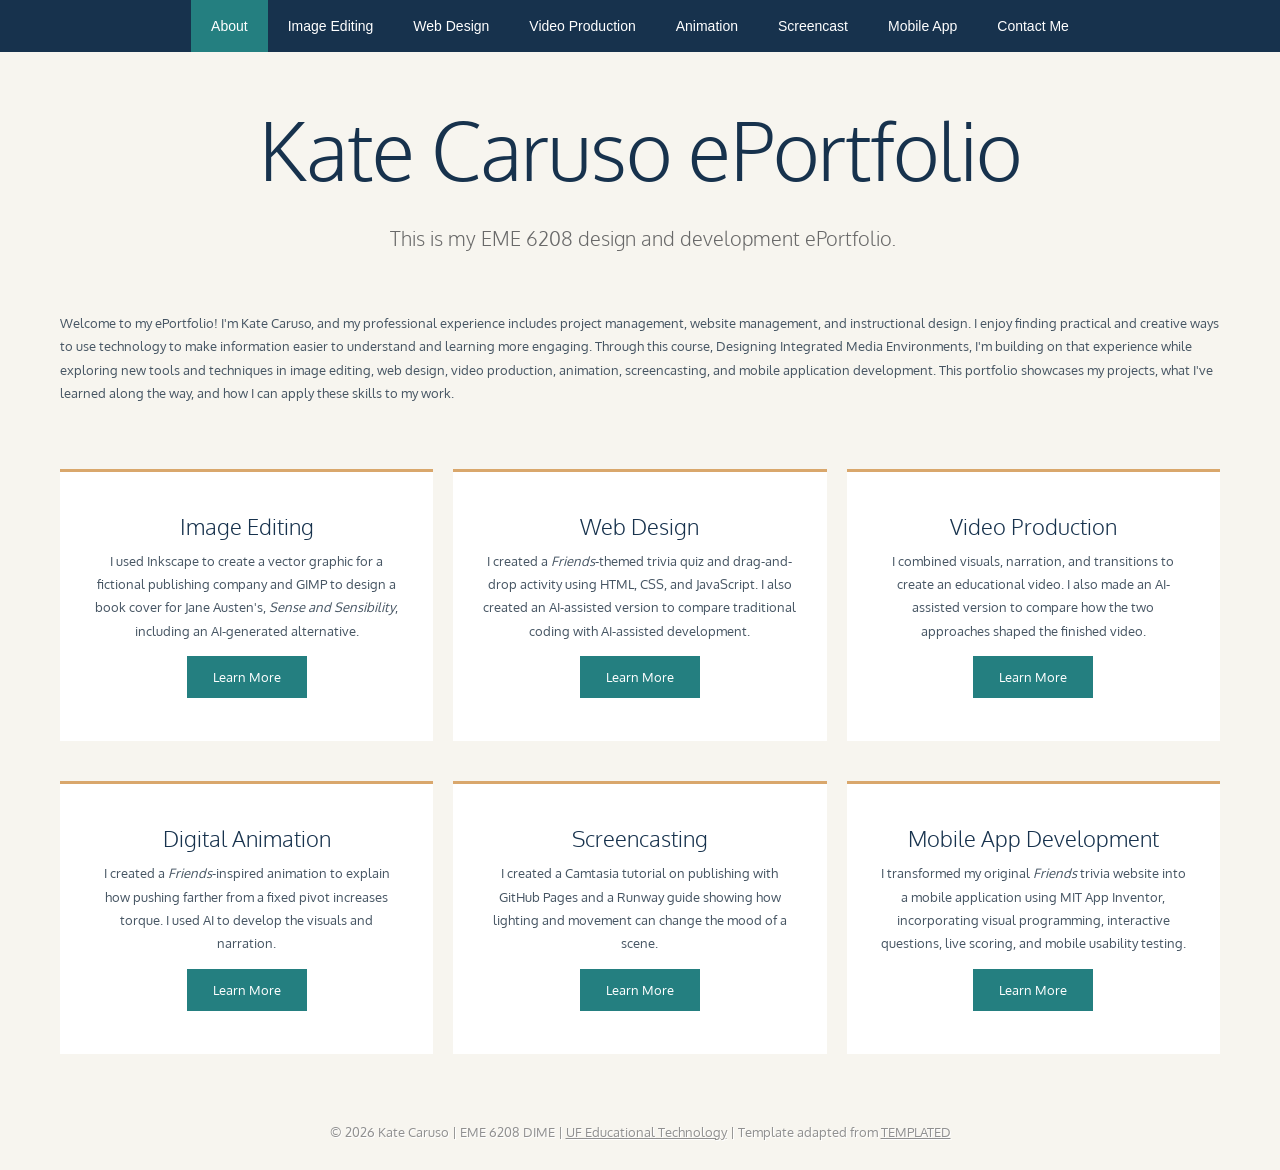
<file: index.html>
<!DOCTYPE html>
<html lang="en">
<head>
    <meta charset="utf-8" />
    <meta name="viewport" content="width=device-width, initial-scale=1" />
    <title>Kate Caruso's ePortfolio</title>
    <link href="https://fonts.googleapis.com/css?family=Oxygen:400,700,300" rel="stylesheet" />
    <link href="style.css" rel="stylesheet" media="screen" />

    <style>
        .home-page .container {
            box-sizing: border-box;
            max-width: 100%;
        }

        .home-page #menu-wrapper,
        .home-page #menu {
            height: auto;
        }

        .home-page #menu ul {
            display: flex;
            flex-wrap: wrap;
            justify-content: center;
        }

        .home-page #menu a {
            padding: 0 20px;
        }

        .home-page #logo {
            height: auto;
            padding: 1rem;
        }

        .home-page #logo p {
            margin-top: 0;
        }

        .home-page .project-row {
            display: grid;
            grid-template-columns: repeat(3, minmax(0, 1fr));
            gap: 20px;
            padding: 10px 20px 30px;
        }

        .home-page .box-style {
            height: auto;
            min-height: 260px;
            display: flex;
        }

        .home-page .box-style .content {
            box-sizing: border-box;
            width: 100%;
            padding: 30px;
            display: flex;
            flex-direction: column;
            align-items: center;
        }

        .home-page .box-style .button {
            margin-top: auto;
        }

        .home-page #footer {
            height: auto;
            padding: 30px 15px;
        }

        @media (max-width: 800px) {
            .home-page .project-row {
                grid-template-columns: 1fr;
            }
        }
    </style>
</head>

<body class="home-page">

<div id="wrapper">

    <div id="menu-wrapper">
        <nav id="menu" class="container" aria-label="Portfolio">
            <ul>
                <li class="current_page_item">
                    <a href="index.html" aria-current="page">About</a>
                </li>
                <li><a href="image.html">Image Editing</a></li>
                <li><a href="web.html">Web Design</a></li>
                <li><a href="video.html">Video Production</a></li>
                <li><a href="animation.html">Animation</a></li>
                <li><a href="screencast.html">Screencast</a></li>
                <li><a href="mobile-app/">Mobile App</a></li>
                <li><a href="contact.html">Contact Me</a></li>
            </ul>
        </nav>
    </div>

    <div id="logo" class="container">
        <h1>Kate Caruso ePortfolio</h1>
        <p>This is my EME 6208 design and development ePortfolio.</p>
    </div>

    <main>

        <div id="page" class="container">
            <div class="entry">
                <p>Welcome to my ePortfolio! I'm Kate Caruso, and my professional experience includes project management, website management, and instructional design. I enjoy finding practical and creative ways to use technology to make information easier to understand and learning more engaging. Through this course, Designing Integrated Media Environments, I'm building on that experience while exploring new tools and techniques in image editing, web design, video production, animation, screencasting, and mobile application development. This portfolio showcases my projects, what I've learned along the way, and how I can apply these skills to my work.</p>
            </div>
        </div>

        <div class="project-row container">

            <div class="box-style">
                <div class="content">
                    <h2>Image Editing</h2>
                    <p>I used Inkscape to create a vector graphic for a fictional publishing company and GIMP to design a book cover for Jane Austen's, <i>Sense and Sensibility</i>, including an AI-generated alternative.</p>
                    <a href="image.html" class="button">Learn More</a>
                </div>
            </div>

            <div class="box-style">
                <div class="content">
                    <h2>Web Design</h2>
                    <p>I created a <i>Friends</i>-themed trivia quiz and drag-and-drop activity using HTML, CSS, and JavaScript. I also created an AI-assisted version to compare traditional coding with AI-assisted development.</p>
                    <a href="web.html" class="button">Learn More</a>
                </div>
            </div>

            <div class="box-style">
                <div class="content">
                    <h2>Video Production</h2>
                    <p>I combined visuals, narration, and transitions to create an educational video. I also made an AI-assisted version to compare how the two approaches shaped the finished video.</p>
                    <a href="video.html" class="button">Learn More</a>
                </div>
            </div>

        </div>

        <div class="project-row container">

            <div class="box-style">
                <div class="content">
                    <h2>Digital Animation</h2>
                    <p>I created a <i>Friends</i>-inspired animation to explain how pushing farther from a fixed pivot increases torque. I used AI to develop the visuals and narration.</p>
                    <a href="animation.html" class="button">Learn More</a>
                </div>
            </div>

            <div class="box-style">
                <div class="content">
                    <h2>Screencasting</h2>
                    <p>I created a Camtasia tutorial on publishing with GitHub Pages and a Runway guide showing how lighting and movement can change the mood of a scene.</p>
                    <a href="screencast.html" class="button">Learn More</a>
                </div>
            </div>

            <div class="box-style">
                <div class="content">
                    <h2>Mobile App Development</h2>
                    <p>I transformed my original <i>Friends</i> trivia website into a mobile application using MIT App Inventor, incorporating visual programming, interactive questions, live scoring, and mobile usability testing.</p>
                    <a href="mobile-app/" class="button">Learn More</a>
                </div>
            </div>

        </div>

    </main>

</div>

<div id="footer">
    <p>© 2026 Kate Caruso | EME 6208 DIME | <a href="https://education.ufl.edu/educational-technology/">UF Educational Technology</a> | Template adapted from <a href="https://templated.co">TEMPLATED</a></p>
</div>

</body>
</html>
</file>
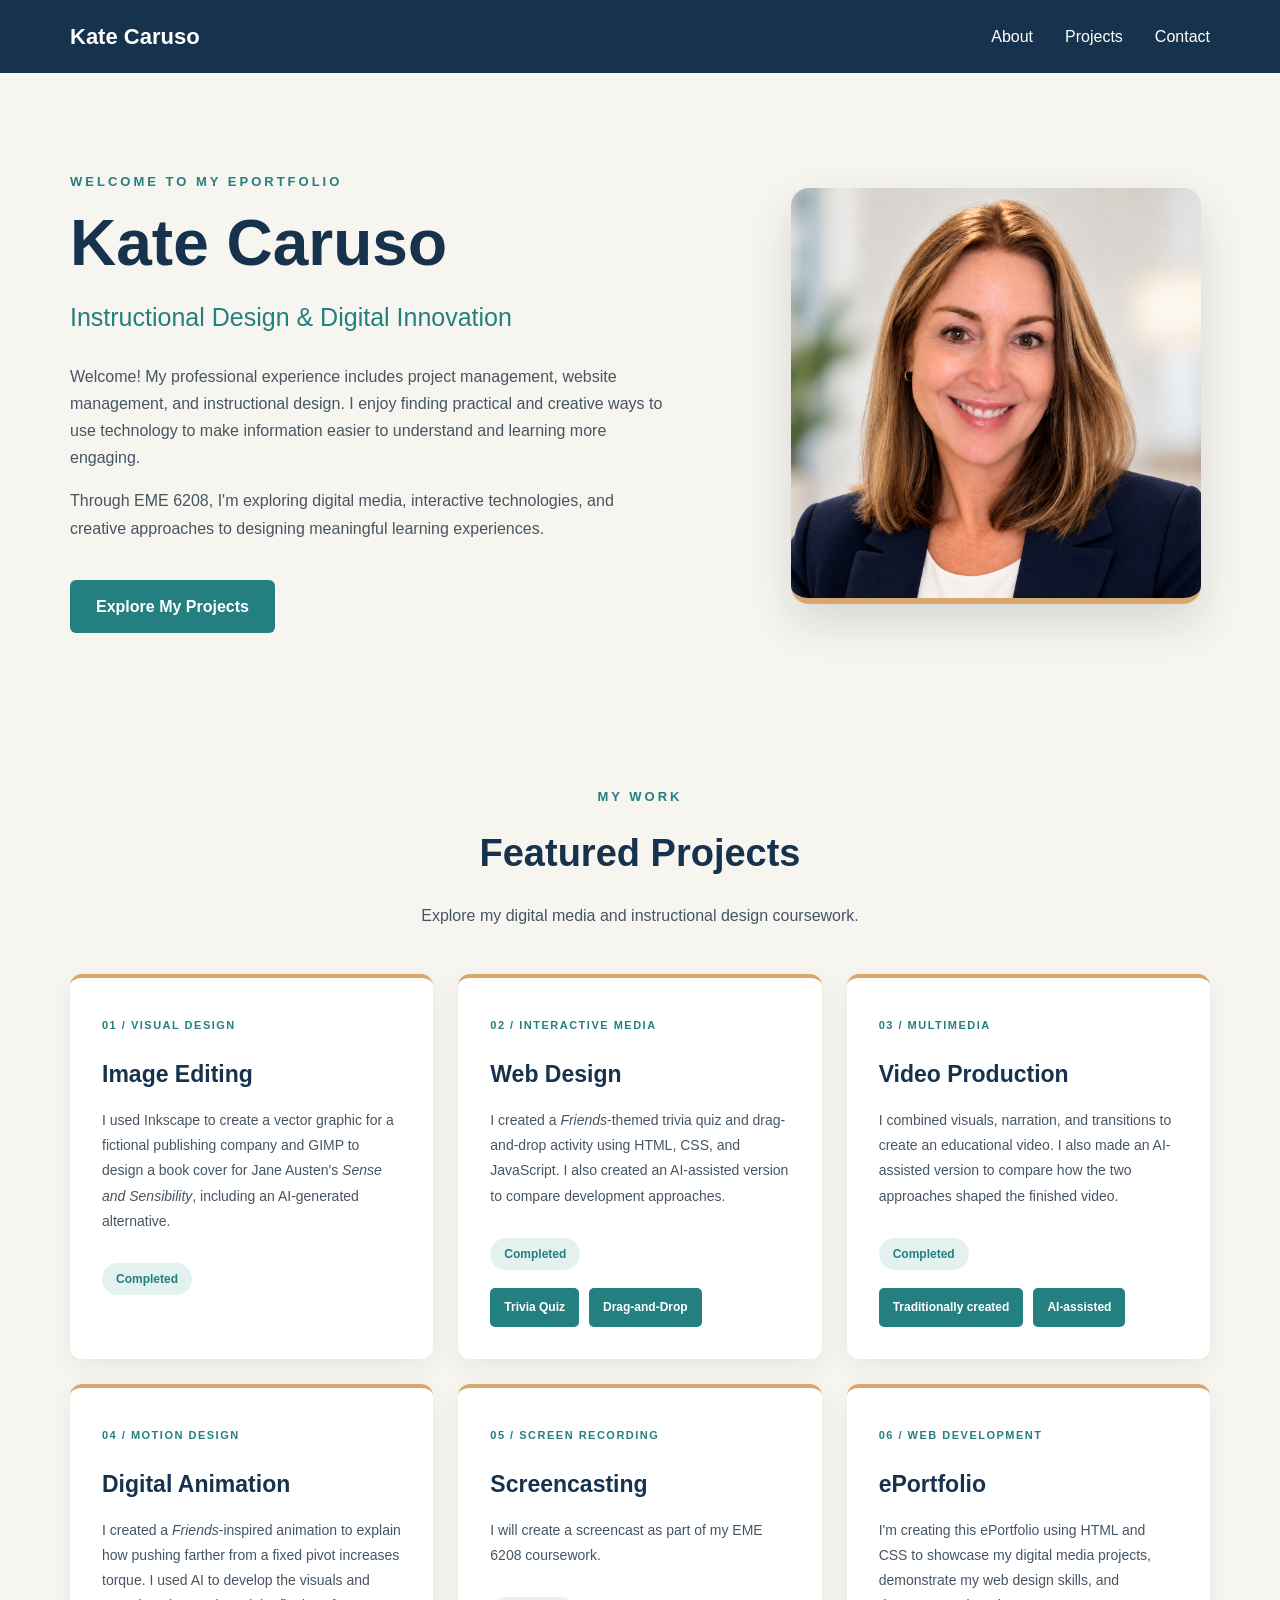
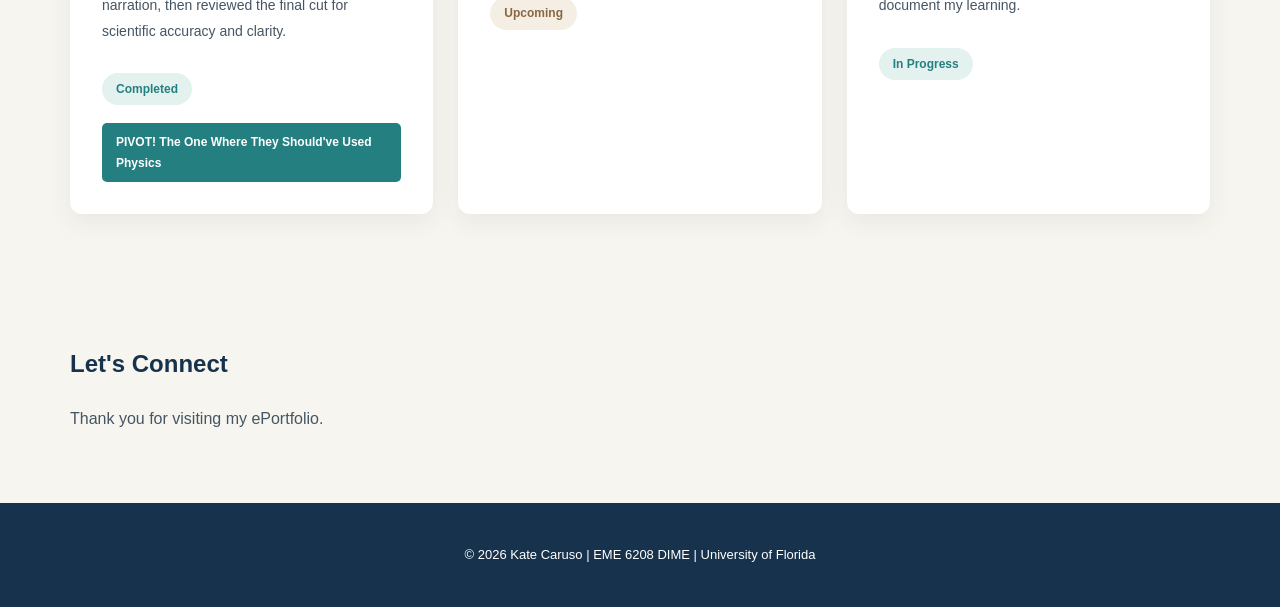
<file: ai-portfolio/index.html>
<!DOCTYPE html>
<html lang="en">
<head>
    <meta charset="UTF-8">
    <meta name="viewport" content="width=device-width, initial-scale=1.0">
    <title>Kate Caruso | Instructional Design & Digital Innovation</title>
    <link rel="stylesheet" href="style.css">
</head>
<body>

    <header class="site-header">
        <nav class="navigation">
            <a class="site-name" href="index.html">Kate Caruso</a>

            <div class="nav-links">
                <a href="#about">About</a>
                <a href="#projects">Projects</a>
                <a href="#contact">Contact</a>
            </div>
        </nav>
    </header>

    <main>
        <section class="hero" id="about">
            <div class="hero-text">
                <p class="eyebrow">WELCOME TO MY EPORTFOLIO</p>

                <h1>Kate Caruso</h1>

                <h2>Instructional Design &amp; Digital Innovation</h2>

                <p>
                    Welcome! My professional experience includes project
                    management, website management, and instructional design.
                    I enjoy finding practical and creative ways to use
                    technology to make information easier to understand
                    and learning more engaging.
                </p>

                <p>
                    Through EME 6208, I'm exploring digital media,
                    interactive technologies, and creative approaches
                    to designing meaningful learning experiences.
                </p>

                <a class="primary-button" href="#projects">
                    Explore My Projects
                </a>
            </div>

            <div class="hero-photo">
                <img src="kate-headshot.png"
                     alt="Professional portrait of Kate Caruso">
            </div>
        </section>

        
<section class="projects" id="projects">
    <div class="section-heading">
        <p class="eyebrow">MY WORK</p>
        <h2>Featured Projects</h2>
        <p>Explore my digital media and instructional design coursework.</p>
    </div>

    <div class="project-grid">

        <article class="project-card">
            <span class="project-number">01 / VISUAL DESIGN</span>
            <h3>Image Editing</h3>
            <p>
                I used Inkscape to create a vector graphic for a
                fictional publishing company and GIMP to design
                a book cover for Jane Austen's
                <em>Sense and Sensibility</em>, including an
                AI-generated alternative.
            </p>
            <span class="project-status">Completed</span>
        </article>

        <article class="project-card">
            <span class="project-number">02 / INTERACTIVE MEDIA</span>
            <h3>Web Design</h3>
            <p>
                I created a <em>Friends</em>-themed trivia quiz
                and drag-and-drop activity using HTML, CSS,
                and JavaScript. I also created an AI-assisted
                version to compare development approaches.
            </p>
           
	<span class="project-status">Completed</span>

<div class="project-links">
	<a href="https://katecaruso.github.io/friends-quiz/" class="project-link">Trivia Quiz</a>    
	<a href="https://katecaruso.github.io/friends-drag-drop/" class="project-link">Drag-and-Drop</a>
</div>
        </article>

        <article class="project-card">
            <span class="project-number">03 / MULTIMEDIA</span>
            <h3>Video Production</h3>
            <p>I combined visuals, narration, and transitions to create an educational video. I also made an AI-assisted version to compare how the two approaches shaped the finished video.</p>
            <span class="project-status">Completed</span>
            <div class="project-links">
                <a href="https://youtu.be/IUUD2zqemuE" class="project-link">Traditionally created</a>
                <a href="https://youtu.be/XCssJnGCSkc" class="project-link">AI-assisted</a>
            </div>
        </article>

        <article class="project-card">
            <span class="project-number">04 / MOTION DESIGN</span>
            <h3>Digital Animation</h3>
            <p>I created a <em>Friends</em>-inspired animation to explain how pushing farther from a fixed pivot increases torque. I used AI to develop the visuals and narration, then reviewed the final cut for scientific accuracy and clarity.</p>
            <span class="project-status">Completed</span>
            <div class="project-links">
                <a href="https://youtu.be/KSoaunfwmRQ" class="project-link">PIVOT! The One Where They Should've Used Physics</a>
            </div>
        </article>

        <article class="project-card">
            <span class="project-number">05 / SCREEN RECORDING</span>
            <h3>Screencasting</h3>
            <p>
                I will create a screencast as part
                of my EME 6208 coursework.
            </p>
            <span class="project-status upcoming">Upcoming</span>
        </article>

        <article class="project-card">
            <span class="project-number">06 / WEB DEVELOPMENT</span>
            <h3>ePortfolio</h3>
            <p>
                I'm creating this ePortfolio using HTML
                and CSS to showcase my digital media
                projects, demonstrate my web design
                skills, and document my learning.
            </p>
            <span class="project-status">In Progress</span>
        </article>

    </div>
</section>


        <section class="contact" id="contact">
            <h2>Let's Connect</h2>
            <p>Thank you for visiting my ePortfolio.</p>
        </section>
    </main>

    <footer class="site-footer">
        <p>&copy; 2026 Kate Caruso | EME 6208 DIME | University of Florida</p>
    </footer>

</body>
</html>
</file>
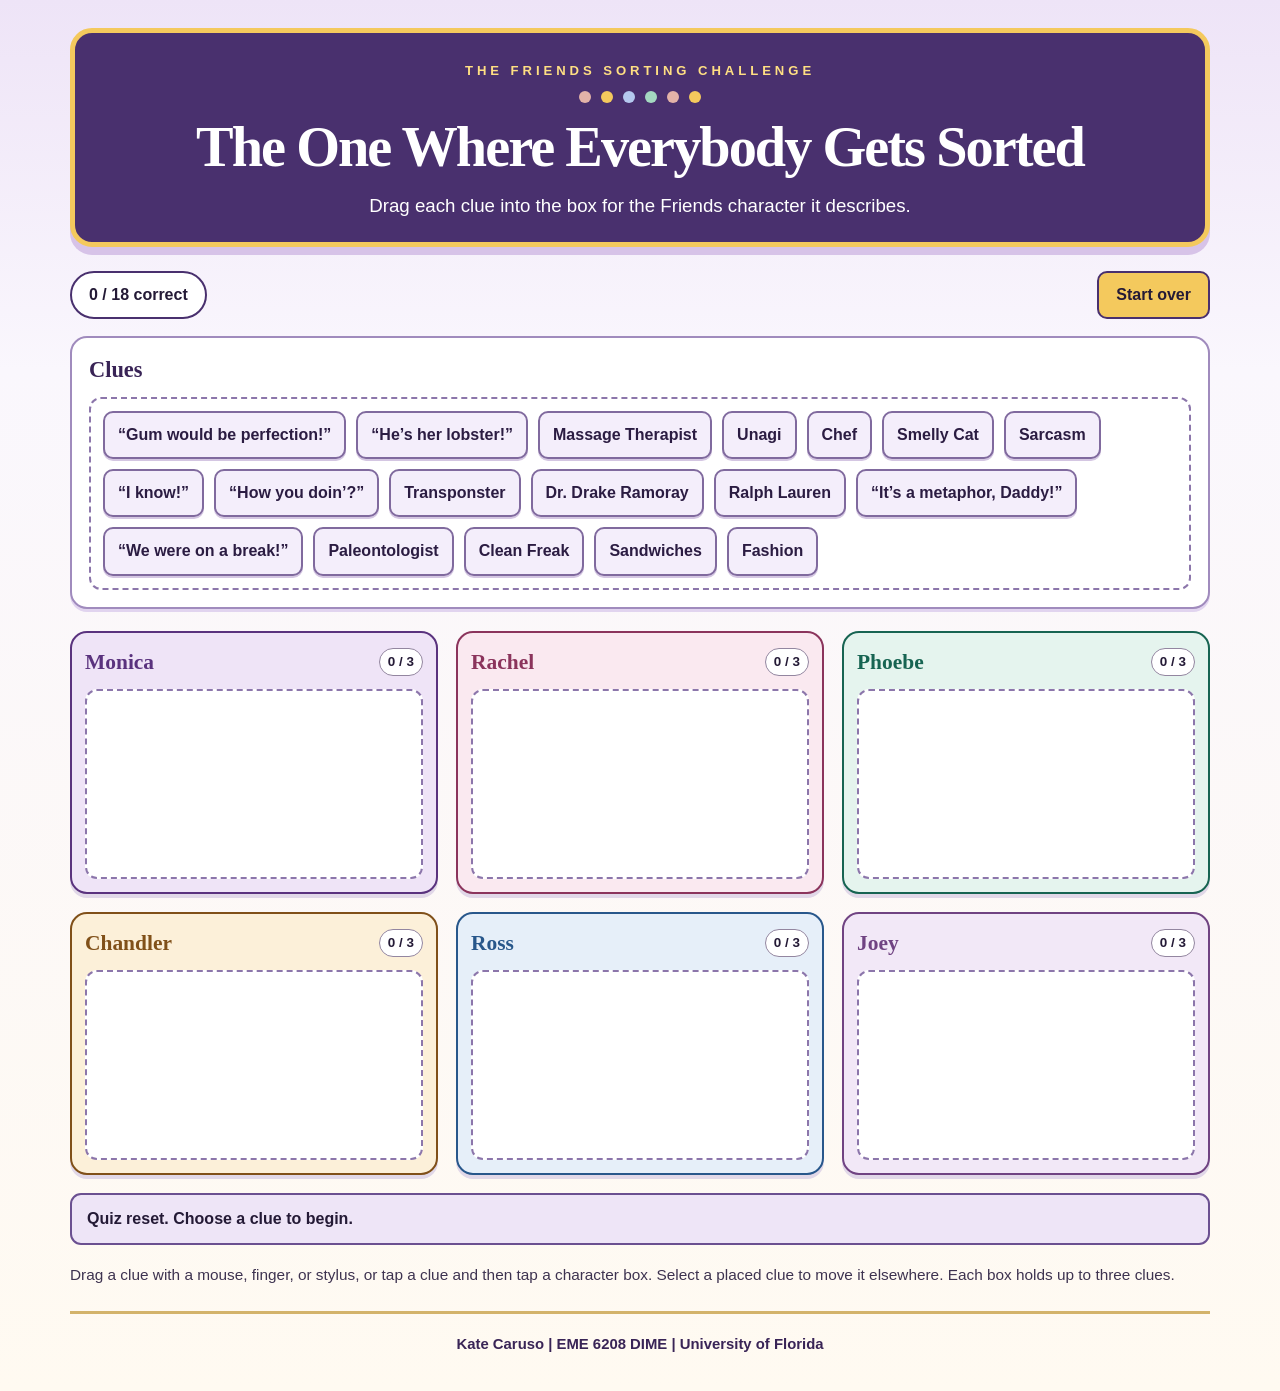
<file: friends-drag-drop-ai/index.html>
<!doctype html>
<html lang="en">
<head>
<meta charset="utf-8"><meta name="viewport" content="width=device-width,initial-scale=1">
<title>The One Where Everybody Gets Sorted</title>
<style>
:root{color-scheme:light;--ink:#241a36;--purple:#49306e;--lavender:#eee5f7;--gold:#f4c95d;--focus:#143f8c;--border:#786493;font-family:Trebuchet MS,Arial,sans-serif;color:var(--ink);background:#f8f5fc}
*{box-sizing:border-box}html{scroll-behavior:smooth}body{margin:0;line-height:1.5;background:linear-gradient(180deg,#eee4f7 0,#faf7fd 370px,#fffaf1 100%)}
main{max-width:1180px;margin:auto;padding:28px 20px 36px}.masthead{background:#49306e;color:#fff;text-align:center;border:5px solid #f4c95d;border-radius:22px;padding:28px 18px 22px;box-shadow:0 8px 0 #d7c3e8;margin-bottom:24px}.eyebrow{font-weight:800;letter-spacing:.3em;text-transform:uppercase;color:#ffdf83;font-size:.82rem;margin:0 0 10px}.dots{display:flex;justify-content:center;gap:10px;margin-bottom:12px}.dots span{width:12px;height:12px;border-radius:50%;background:#e3b3a8}.dots span:nth-child(2){background:#f4c95d}.dots span:nth-child(3){background:#b5c9ef}.dots span:nth-child(4){background:#a4d8c1}.dots span:nth-child(5){background:#e3b3a8}.dots span:nth-child(6){background:#f4c95d}
h1{font-family:Georgia,Times New Roman,serif;font-weight:800;letter-spacing:-.035em;font-size:clamp(2rem,4.4vw,3.65rem);line-height:1.14;margin:0 0 13px;text-wrap:balance}.instructions{font-size:clamp(1rem,2vw,1.17rem);margin:0;color:#fff}.toolbar{display:flex;justify-content:space-between;align-items:center;gap:12px;flex-wrap:wrap;margin:0 0 17px}.score{background:#fff;border:2px solid #49306e;padding:10px 17px;border-radius:100px;font-weight:800}button{font:inherit;font-weight:800;cursor:pointer;border-radius:10px;border:2px solid #49306e;background:#f4c95d;color:#241a36;padding:10px 17px;min-height:44px}button:hover{background:#ffe2a0}button:focus-visible,.clue:focus-visible,.zone:focus-visible,.bank:focus-visible{outline:4px solid var(--focus);outline-offset:3px}
h2{font-family:Georgia,Times New Roman,serif}.bank-section{background:#fff;border:2px solid #a08bbd;border-radius:17px;padding:15px 17px 17px;margin-bottom:22px;box-shadow:0 3px 0 #e1d4ef}.bank-section h2{margin:0 0 10px;color:#392456;font-size:1.4rem}.bank,.zone{border:2px dashed #8c76ab;border-radius:12px;background:#fff;padding:12px;min-height:96px}.bank{display:flex;flex-wrap:wrap;gap:10px}.bank:empty:after{content:'All clues have been placed.';color:#51445f}.grid{display:grid;grid-template-columns:repeat(3,minmax(0,1fr));gap:18px}.category{border:2px solid var(--character);background:var(--tint);border-radius:17px;padding:13px;min-width:0;box-shadow:0 4px 0 #e1d8e8}.category h2{display:flex;justify-content:space-between;align-items:center;gap:8px;font-size:1.34rem;margin:0 0 11px;color:var(--character);font-weight:800}.count{font-family:Trebuchet MS,Arial,sans-serif;font-size:.84rem;font-weight:800;color:var(--ink);background:#fff;border:1px solid #9386a0;border-radius:30px;padding:3px 8px;white-space:nowrap}.zone{display:flex;flex-direction:column;gap:9px;min-height:190px}.zone.over,.bank.over{border-color:#143f8c;background:#e9f0ff;box-shadow:inset 0 0 0 2px #143f8c}.zone.full{border-style:solid}
.category[data-character=Monica]{--character:#5a327e;--tint:#efe4f7}.category[data-character=Rachel]{--character:#8b345c;--tint:#fae9f0}.category[data-character=Phoebe]{--character:#176452;--tint:#e5f4ee}.category[data-character=Chandler]{--character:#805019;--tint:#fcf0d9}.category[data-character=Ross]{--character:#28578b;--tint:#e6eff9}.category[data-character=Joey]{--character:#704382;--tint:#f2e8f7}
.clue{border:2px solid #806a9e;border-radius:10px;padding:11px 13px;min-height:44px;background:#f4eefb;color:#2b1c42;cursor:grab;user-select:none;touch-action:none;overflow-wrap:anywhere;line-height:1.4;font-weight:700;box-shadow:0 2px 0 #d4c6e2}.clue:hover{border-color:#49306e;background:#ebe0f7}.clue.correct{background:#dcf4e4;border-color:#216d3d;color:#15492b}.clue.incorrect{background:#ffe2e2;border-color:#a32632;color:#7b1721}.clue.correct:before{content:'✓ Correct · ';font-weight:800}.clue.incorrect:before{content:'✕ Try again · ';font-weight:800}.clue.dragging{opacity:.35}.drag-ghost{position:fixed;z-index:1000;pointer-events:none;box-shadow:0 10px 28px #0003;max-width:260px;transform:translate(-50%,-50%);touch-action:none}.clue.selected{outline:4px solid var(--focus);outline-offset:2px}.message{min-height:3em;padding:12px 15px;border:2px solid #6b5091;border-radius:11px;background:#eee5f7;margin:18px 0;font-weight:700}.message.warn{background:#fff0d5;border-color:#9a6415;color:#6d4107}.success{background:#dcf4e4;color:#15492b;border:2px solid #216d3d;border-radius:12px;padding:19px;text-align:center;font-size:1.2rem;font-weight:800;margin:16px 0}.hint{font-size:.96rem;color:#3e3350;margin:16px 0 20px}.footer{text-align:center;border-top:3px solid #d3b36b;margin-top:25px;padding:19px 0 0;font-size:.93rem;font-weight:700;color:#392456}#status{font-weight:800}#announce{position:absolute;width:1px;height:1px;overflow:hidden;clip-path:inset(50%)}[hidden]{display:none!important}
@media(max-width:760px){.grid{grid-template-columns:repeat(2,minmax(0,1fr))}main{padding:15px 12px 25px}.masthead{padding:23px 14px}}@media(max-width:490px){.grid{grid-template-columns:1fr}.category{padding:12px}.zone{min-height:115px}.toolbar{align-items:stretch}.toolbar>*{flex:1;text-align:center}.bank{gap:8px}}@media(prefers-reduced-motion:reduce){html{scroll-behavior:auto}}@media(forced-colors:active){.category,.clue,.zone,.bank,button{forced-color-adjust:auto;border-style:solid}.clue.correct:before,.clue.incorrect:before{forced-color-adjust:auto}}
</style>
</head>
<body><main>
<header class="masthead"><p class="eyebrow">The Friends Sorting Challenge</p><div class="dots" aria-hidden="true"><span></span><span></span><span></span><span></span><span></span><span></span></div><h1>The One Where Everybody Gets Sorted</h1><p class="instructions">Drag each clue into the box for the Friends character it describes.</p></header>
<div class="toolbar"><strong id="status" class="score" aria-live="polite">0 of 18 correctly sorted</strong><button id="reset" type="button">Start over</button></div>
<section class="bank-section" aria-label="Clue bank"><h2>Clues</h2><div class="bank" id="bank" data-target="bank" tabindex="0" aria-label="Unsorted clues"></div></section>
<section aria-label="Character categories" class="grid" id="grid"></section>
<p id="feedback" class="message" role="status" aria-live="polite">Choose a clue to begin.</p><div id="success" class="success" hidden>🎉 Congratulations! You sorted all 18 clues correctly!</div><p class="hint">Drag a clue with a mouse, finger, or stylus, or tap a clue and then tap a character box. Select a placed clue to move it elsewhere. Each box holds up to three clues.</p>
<p id="announce" role="status" aria-live="polite"></p><footer class="footer">Kate Caruso | EME 6208 DIME | University of Florida</footer>
</main><script>
'use strict';
const categories=[
{name:'Monica',clues:['Chef','Clean Freak','“I know!”']},
{name:'Rachel',clues:['Fashion','Ralph Lauren','“It’s a metaphor, Daddy!”']},
{name:'Phoebe',clues:['Massage Therapist','Smelly Cat','“He’s her lobster!”']},
{name:'Chandler',clues:['Transponster','Sarcasm','“Gum would be perfection!”']},
{name:'Ross',clues:['Paleontologist','Unagi','“We were on a break!”']},
{name:'Joey',clues:['Dr. Drake Ramoray','Sandwiches','“How you doin’?”']}
];
const bank=document.querySelector('#bank'),grid=document.querySelector('#grid'),status=document.querySelector('#status'),announce=document.querySelector('#announce'),feedback=document.querySelector('#feedback'),success=document.querySelector('#success');let selected=null;let pointerDrag=null;let suppressClickUntil=0;
function shuffle(a){for(let i=a.length-1;i>0;i--){const j=Math.floor(Math.random()*(i+1));[a[i],a[j]]=[a[j],a[i]]}return a}
function build(){grid.replaceChildren();categories.forEach(cat=>{const section=document.createElement('section');section.className='category';section.dataset.character=cat.name;const h=document.createElement('h2');h.textContent=cat.name+' ';const count=document.createElement('span');count.className='count';count.textContent='0 / 3';h.append(count);const zone=document.createElement('div');zone.className='zone';zone.dataset.target=cat.name;zone.tabIndex=0;zone.setAttribute('role','group');zone.setAttribute('aria-label',cat.name+' drop box, maximum three clues');section.append(h,zone);grid.append(section)});}
function move(clue,target){if(!clue||!target)return;const origin=clue.parentElement;if(target!==bank&&target.children.length>=3&&origin!==target){tell('That box is full (3 of 3). Move a clue out before adding another.',true);return}target.append(clue);selected=null;document.querySelectorAll('.clue.selected').forEach(c=>c.classList.remove('selected'));update();tell(target===bank?'Clue returned to the bank.':clue.textContent+(clue.dataset.answer===target.dataset.target?' is correct in ':' is incorrect in ')+target.dataset.target+'.')}
function update(){let correct=0;document.querySelectorAll('.clue').forEach(c=>{const dest=c.parentElement.dataset.target;c.classList.toggle('correct',dest!=='bank'&&dest===c.dataset.answer);c.classList.toggle('incorrect',dest!=='bank'&&dest!==c.dataset.answer);if(dest!=='bank'&&dest===c.dataset.answer)correct++});document.querySelectorAll('.category').forEach(s=>{const n=s.querySelector('.zone').children.length;s.querySelector('.count').textContent=n+' / 3';s.querySelector('.zone').classList.toggle('full',n===3)});status.textContent=correct+' / 18 correct';success.hidden=correct!==18;if(correct===18)tell('Congratulations! Every clue is in the correct box!')}
function tell(message,warning=false){feedback.textContent=message;feedback.classList.toggle('warn',warning);announce.textContent=message}
function reset(){if(pointerDrag?.ghost)pointerDrag.ghost.remove();pointerDrag=null;selected=null;bank.replaceChildren();const all=shuffle(categories.flatMap(c=>c.clues.map((label,i)=>({label,answer:c.name,id:c.name+'-'+i}))));all.forEach(item=>{const el=document.createElement('div');el.className='clue';el.textContent=item.label;el.dataset.answer=item.answer;el.id=item.id;el.draggable=false;el.tabIndex=0;el.setAttribute('role','button');el.setAttribute('aria-label',item.label+', select to move');bank.append(el)});document.querySelectorAll('.zone').forEach(z=>z.replaceChildren());update();tell('Quiz reset. Choose a clue to begin.')}
build();reset();
document.addEventListener('dragstart',e=>{const c=e.target.closest('.clue');if(!c)return;selected=c;c.classList.add('selected');e.dataTransfer.setData('text/plain',c.id);e.dataTransfer.effectAllowed='move'});
document.addEventListener('dragend',()=>document.querySelectorAll('.over').forEach(e=>e.classList.remove('over')));
document.addEventListener('dragover',e=>{const t=e.target.closest('[data-target]');if(!t)return;e.preventDefault();e.dataTransfer.dropEffect='move';t.classList.add('over')});
document.addEventListener('dragleave',e=>{const t=e.target.closest('[data-target]');if(t&&!t.contains(e.relatedTarget))t.classList.remove('over')});
document.addEventListener('drop',e=>{const t=e.target.closest('[data-target]');if(!t)return;e.preventDefault();document.querySelectorAll('.over').forEach(x=>x.classList.remove('over'));move(document.getElementById(e.dataTransfer.getData('text/plain'))||selected,t)});
document.addEventListener('click',e=>{if(Date.now()<suppressClickUntil)return;const c=e.target.closest('.clue');if(c){if(selected===c){c.classList.remove('selected');selected=null}else{document.querySelectorAll('.clue.selected').forEach(x=>x.classList.remove('selected'));selected=c;c.classList.add('selected');tell(c.textContent+' selected. Choose a character box or the clue bank.')}return}const t=e.target.closest('[data-target]');if(t&&selected)move(selected,t)});
document.addEventListener('keydown',e=>{if(e.key!=='Enter'&&e.key!==' ')return;const el=e.target;if(el.matches('.clue,[data-target]')){e.preventDefault();el.click()}});
// Pointer Events handle finger, stylus, and mouse dragging consistently.
// The same pointer behavior works with mouse, touch, and stylus; native drag is disabled to prevent duplicate events.
document.addEventListener('pointerdown',e=>{
 const card=e.target.closest('.clue');if(!card||e.button!==0)return;
 if(pointerDrag)return;pointerDrag={card,id:e.pointerId,startX:e.clientX,startY:e.clientY,active:false,ghost:null};
});
document.addEventListener('pointermove',e=>{
 const d=pointerDrag;if(!d||e.pointerId!==d.id)return;
 if(!d.active&&Math.hypot(e.clientX-d.startX,e.clientY-d.startY)>9){
  d.active=true;selected=d.card;d.card.classList.add('dragging');
  d.ghost=d.card.cloneNode(true);d.ghost.removeAttribute('id');d.ghost.classList.add('drag-ghost');d.ghost.classList.remove('dragging');document.body.append(d.ghost);
 }
 if(!d.active)return;
 if(e.cancelable)e.preventDefault();
 d.ghost.style.left=e.clientX+'px';d.ghost.style.top=e.clientY+'px';
 document.querySelectorAll('.over').forEach(x=>x.classList.remove('over'));
 const target=document.elementFromPoint(e.clientX,e.clientY)?.closest('[data-target]');if(target)target.classList.add('over');
},{passive:false});
function endPointer(e,cancel=false){
 const d=pointerDrag;if(!d||e.pointerId!==d.id)return;pointerDrag=null;
 if(!d.active)return;
 suppressClickUntil=Date.now()+450;
 d.ghost?.remove();d.card.classList.remove('dragging');
 document.querySelectorAll('.over').forEach(x=>x.classList.remove('over'));
 if(cancel)return;
 const target=document.elementFromPoint(e.clientX,e.clientY)?.closest('[data-target]');
 if(target)move(d.card,target);else tell('Drop the clue into a character box or the clue bank.');
}
document.addEventListener('pointerup',e=>endPointer(e));
document.addEventListener('pointercancel',e=>endPointer(e,true));
document.querySelector('#reset').addEventListener('click',reset);
</script></body></html>
</file>
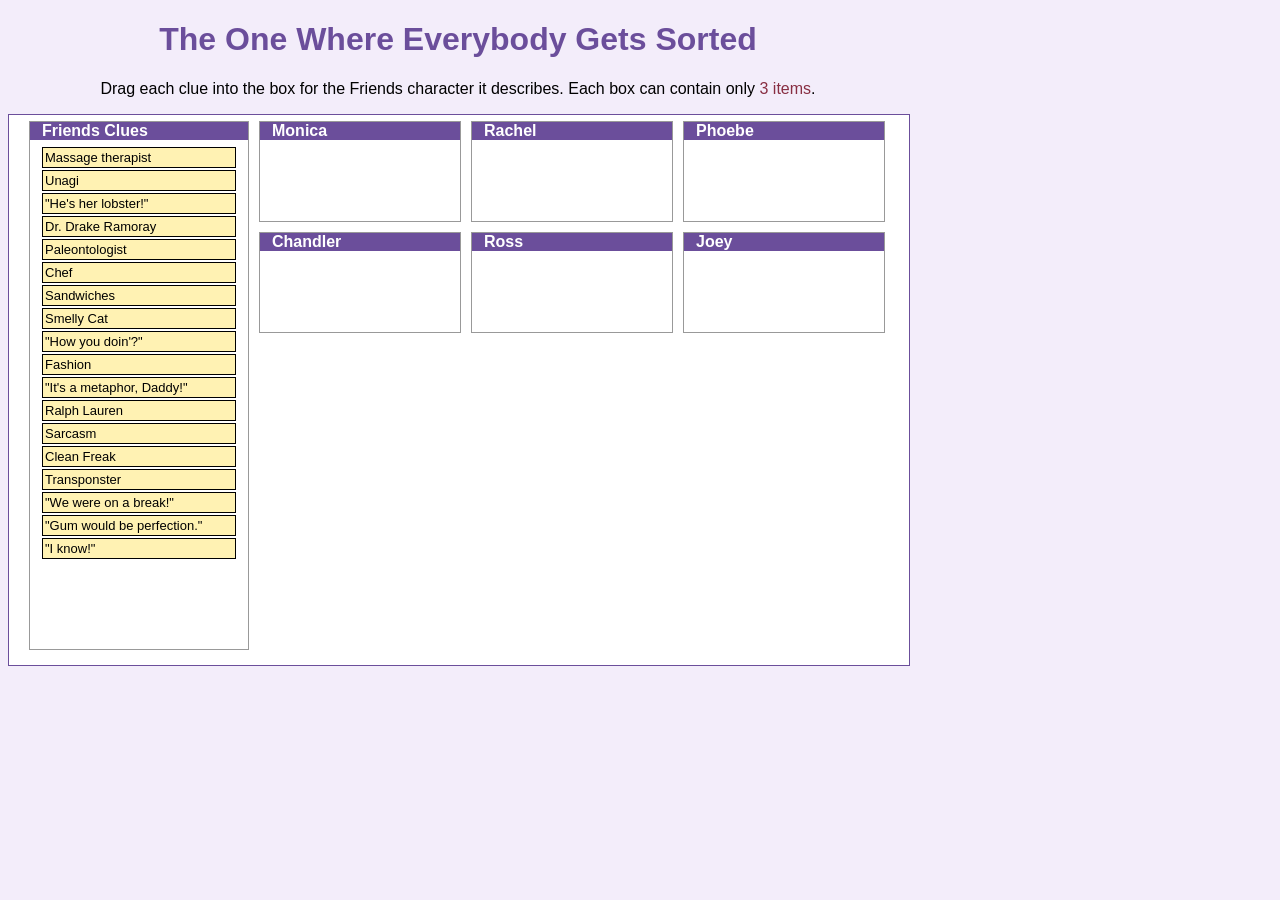
<file: friends-drag-drop/index.html>
<!DOCTYPE HTML PUBLIC "-//W3C//DTD HTML 4.01//EN" "http://www.w3.org/TR/html4/strict.dtd">
<html>

<head>
<meta http-equiv="content-type" content="text/html; charset=UTF-8">

	<title>Drag and Drop Quiz</title>
	
	 <link rel="stylesheet" href="style.css">
	
	
	<script type="text/javascript">
	
	
	/* VARIABLES YOU COULD MODIFY */
	var boxSizeArray = [3,3,3,3,3,3,3];	// Array indicating how many items there is room for in the right column ULs
	
	var arrow_offsetX = -5;	// Offset X - position of small arrow
	var arrow_offsetY = 0;	// Offset Y - position of small arrow
	
	var arrow_offsetX_firefox = -6;	// Firefox - offset X small arrow
	var arrow_offsetY_firefox = -13; // Firefox - offset Y small arrow
	
	var verticalSpaceBetweenListItems = 3;	// Pixels space between one <li> and next	
											// Same value or higher as margin bottom in CSS for #dhtmlgoodies_dragDropContainer ul li,#dragContent li
	
											
	var initShuffleItems = true;	// Shuffle items before staring

	var indicateDestionationByUseOfArrow = true;	// Display arrow to indicate where object will be dropped(false = use rectangle)
	
	
	var lockedAfterDrag = false;	/* Lock items after they have been dragged, i.e. the user get's only one shot for the correct answer */
	
	
	/* END VARIABLES YOU COULD MODIFY */
	
	var dragDropTopContainer = false;
	var dragTimer = -1;
	var dragContentObj = false;
	var contentToBeDragged = false;	// Reference to dragged <li>
	var contentToBeDragged_src = false;	// Reference to parent of <li> before drag started
	var contentToBeDragged_next = false; 	// Reference to next sibling of <li> to be dragged
	var destinationObj = false;	// Reference to <UL> or <LI> where element is dropped.
	var dragDropIndicator = false;	// Reference to small arrow indicating where items will be dropped
	var ulPositionArray = new Array();
	var mouseoverObj = false;	// Reference to highlighted DIV
	
	var MSIE = navigator.userAgent.indexOf('MSIE')>=0?true:false;
	var navigatorVersion = navigator.appVersion.replace(/.*?MSIE (\d\.\d).*/g,'$1')/1;
	var destinationBoxes = new Array();
	var indicateDestinationBox = false;
		
	function getTopPos(inputObj)
	{		
	  var returnValue = inputObj.offsetTop;
	  while((inputObj = inputObj.offsetParent) != null){
	  	if(inputObj.tagName!='HTML')returnValue += inputObj.offsetTop;
	  }
	  return returnValue;
	}
	
	function getLeftPos(inputObj)
	{
	  var returnValue = inputObj.offsetLeft;
	  while((inputObj = inputObj.offsetParent) != null){
	  	if(inputObj.tagName!='HTML')returnValue += inputObj.offsetLeft;
	  }
	  return returnValue;
	}
		
	function cancelEvent()
	{
		return false;
	}
	function initDrag(e)	// Mouse button is pressed down on a LI
	{
		if(document.all)e = event;
		if(lockedAfterDrag && this.parentNode.id!='allItems')return;
		var st = Math.max(document.body.scrollTop,document.documentElement.scrollTop);
		var sl = Math.max(document.body.scrollLeft,document.documentElement.scrollLeft);
		
		
		
		dragTimer = 0;
		dragContentObj.style.left = e.clientX + sl + 'px';
		dragContentObj.style.top = e.clientY + st + 'px';
		contentToBeDragged = this;
		contentToBeDragged_src = this.parentNode;
		contentToBeDragged_next = false;
		if(this.nextSibling){
			contentToBeDragged_next = this.nextSibling;
			if(!this.tagName && contentToBeDragged_next.nextSibling)contentToBeDragged_next = contentToBeDragged_next.nextSibling;
		}
		timerDrag();
		return false;
	}
	
	function everythingIsCorrect()
	{
		alert('Congratulations! Everything is correct');		
	}
	
	
	function timerDrag()
	{
		if(dragTimer>=0 && dragTimer<10){
			dragTimer++;
			setTimeout('timerDrag()',10);
			return;
		}
		if(dragTimer==10){
			dragContentObj.style.display='block';
			dragContentObj.appendChild(contentToBeDragged);
		}
	}
	
	function moveDragContent(e)
	{
		if(dragTimer<10){
			if(contentToBeDragged){
				if(contentToBeDragged_next){
					contentToBeDragged_src.insertBefore(contentToBeDragged,contentToBeDragged_next);
				}else{
					contentToBeDragged_src.appendChild(contentToBeDragged);
				}	
			}
			return;
		}
		if(document.all)e = event;
		var st = Math.max(document.body.scrollTop,document.documentElement.scrollTop);
		var sl = Math.max(document.body.scrollLeft,document.documentElement.scrollLeft);
		
		
		dragContentObj.style.left = e.clientX + sl + 'px';
		dragContentObj.style.top = e.clientY + st + 'px';
		
		if(mouseoverObj)mouseoverObj.className='';
		destinationObj = false;
		dragDropIndicator.style.display='none';
		if(indicateDestinationBox)indicateDestinationBox.style.display='none';
		var x = e.clientX + sl;
		var y = e.clientY + st;
		var width = dragContentObj.offsetWidth;
		var height = dragContentObj.offsetHeight;
		
		var tmpOffsetX = arrow_offsetX;
		var tmpOffsetY = arrow_offsetY;
		if(!document.all){
			tmpOffsetX = arrow_offsetX_firefox;
			tmpOffsetY = arrow_offsetY_firefox;
		}

		for(var no=0;no<ulPositionArray.length;no++){
			var ul_leftPos = ulPositionArray[no]['left'];	
			var ul_topPos = ulPositionArray[no]['top'];	
			var ul_height = ulPositionArray[no]['height'];
			var ul_width = ulPositionArray[no]['width'];
			
			if((x+width) > ul_leftPos && x<(ul_leftPos + ul_width) && (y+height)> ul_topPos && y<(ul_topPos + ul_height)){
				var noExisting = ulPositionArray[no]['obj'].getElementsByTagName('LI').length;
				if(indicateDestinationBox && indicateDestinationBox.parentNode==ulPositionArray[no]['obj'])noExisting--;
				if(noExisting<boxSizeArray[no-1] || no==0){
					dragDropIndicator.style.left = ul_leftPos + tmpOffsetX + 'px';
					var subLi = ulPositionArray[no]['obj'].getElementsByTagName('LI');
					for(var liIndex=0;liIndex<subLi.length;liIndex++){
						var tmpTop = getTopPos(subLi[liIndex]);
						if(!indicateDestionationByUseOfArrow){
							if(y<tmpTop){
								destinationObj = subLi[liIndex];
								indicateDestinationBox.style.display='block';
								subLi[liIndex].parentNode.insertBefore(indicateDestinationBox,subLi[liIndex]);
								break;
							}
						}else{							
							if(y<tmpTop){
								destinationObj = subLi[liIndex];
								dragDropIndicator.style.top = tmpTop + tmpOffsetY - Math.round(dragDropIndicator.clientHeight/2) + 'px';
								dragDropIndicator.style.display='block';
								break;
							}	
						}					
					}
					
					if(!indicateDestionationByUseOfArrow){
						if(indicateDestinationBox.style.display=='none'){
							indicateDestinationBox.style.display='block';
							ulPositionArray[no]['obj'].appendChild(indicateDestinationBox);
						}
						
					}else{
						if(subLi.length>0 && dragDropIndicator.style.display=='none'){
							dragDropIndicator.style.top = getTopPos(subLi[subLi.length-1]) + subLi[subLi.length-1].offsetHeight + tmpOffsetY + 'px';
							dragDropIndicator.style.display='block';
						}
						if(subLi.length==0){
							dragDropIndicator.style.top = ul_topPos + arrow_offsetY + 'px'
							dragDropIndicator.style.display='block';
						}
					}
					
					if(!destinationObj)destinationObj = ulPositionArray[no]['obj'];
					mouseoverObj = ulPositionArray[no]['obj'].parentNode;
					mouseoverObj.className='mouseover';
					return;
				}
			}
		}
	}
	
	function checkAnswers()
	{
		
		for(var no=0;no<destinationBoxes.length;no++){
			var subLis = destinationBoxes[no].getElementsByTagName('LI');
			if(subLis.length<boxSizeArray[no])return;	
			
			for(var no2=0;no2<subLis.length;no2++){
				if(subLis[no2].className=='wrongAnswer')return;
			}		
		}
		
		everythingIsCorrect();
		
		
	}
	
	
	/* End dragging 
	Put <LI> into a destination or back to where it came from.
	*/	
	function dragDropEnd(e)
	{
		if(dragTimer==-1)return;
		if(dragTimer<10){
			dragTimer = -1;
			return;
		}
		dragTimer = -1;
		if(document.all)e = event;		
		if(destinationObj){
			var groupId = contentToBeDragged.getAttribute('groupId');
			if(!groupId)groupId = contentToBeDragged.groupId;
			
			var destinationToCheckOn = destinationObj;
			if(destinationObj.tagName!='UL'){
				destinationToCheckOn = destinationObj.parentNode;
			}
			
			var answerCheck = false;
			if(groupId == destinationToCheckOn.id){
				contentToBeDragged.className = 'correctAnswer';		
				answerCheck=true;	
			}else{
				contentToBeDragged.className = 'wrongAnswer';
			}
			if(destinationObj.id=='allItems' || destinationObj.parentNode.id=='allItems')contentToBeDragged.className='';
			
			
			if(destinationObj.tagName=='UL'){
				destinationObj.appendChild(contentToBeDragged);
			}else{
				destinationObj.parentNode.insertBefore(contentToBeDragged,destinationObj);
			}
			mouseoverObj.className='';
			destinationObj = false;
			dragDropIndicator.style.display='none';
			if(indicateDestinationBox){
				indicateDestinationBox.style.display='none';
				document.body.appendChild(indicateDestinationBox);
			}
						
			contentToBeDragged = false;
			
			if(answerCheck)checkAnswers();	
			
			return;
		}	
		if(contentToBeDragged_next){
			contentToBeDragged_src.insertBefore(contentToBeDragged,contentToBeDragged_next);
		}else{
			contentToBeDragged_src.appendChild(contentToBeDragged);
		}
		contentToBeDragged = false;
		dragDropIndicator.style.display='none';
		if(indicateDestinationBox){
			indicateDestinationBox.style.display='none';
			document.body.appendChild(indicateDestinationBox);
			
		}		
		mouseoverObj = false;
		
	}
	
	/* 
	Preparing data to be saved 
	*/
	function saveDragDropNodes()
	{
		var saveString = "";
		var uls = dragDropTopContainer.getElementsByTagName('UL');
		for(var no=0;no<uls.length;no++){	// LOoping through all <ul>
			var lis = uls[no].getElementsByTagName('LI');
			for(var no2=0;no2<lis.length;no2++){
				if(saveString.length>0)saveString = saveString + ";";
				saveString = saveString + uls[no].id + '|' + lis[no2].id;
			}	
		}		
		
		document.getElementById('saveContent').innerHTML = '<h1>Ready to save these nodes:</h1> ' + saveString.replace(/;/g,';<br>') + '<p>Format: ID of ul |(pipe) ID of li;(semicolon)</p><p>You can put these values into a hidden form fields, post it to the server and explode the submitted value there</p>';
		
	}
	
	function initDragDropScript()
	{
		dragContentObj = document.getElementById('dragContent');
		dragDropIndicator = document.getElementById('dragDropIndicator');
		dragDropTopContainer = document.getElementById('dhtmlgoodies_dragDropContainer');
		document.documentElement.onselectstart = cancelEvent;;
		var listItems = dragDropTopContainer.getElementsByTagName('LI');	// Get array containing all <LI>
		var itemHeight = false;
		for(var no=0;no<listItems.length;no++){
			listItems[no].onmousedown = initDrag;
			listItems[no].onselectstart = cancelEvent;
			if(!itemHeight)itemHeight = listItems[no].offsetHeight;
			if(MSIE && navigatorVersion/1<6){
				listItems[no].style.cursor='hand';
			}			
		}
		
		var mainContainer = document.getElementById('dhtmlgoodies_mainContainer');
		var uls = mainContainer.getElementsByTagName('UL');
		itemHeight = itemHeight + verticalSpaceBetweenListItems;
		for(var no=0;no<uls.length;no++){
			uls[no].style.height = itemHeight * boxSizeArray[no]  + 'px';
			destinationBoxes[destinationBoxes.length] = uls[no];
		}
		
		var leftContainer = document.getElementById('dhtmlgoodies_listOfItems');
		var itemBox = leftContainer.getElementsByTagName('UL')[0];
		
		document.documentElement.onmousemove = moveDragContent;	// Mouse move event - moving draggable div
		document.documentElement.onmouseup = dragDropEnd;	// Mouse move event - moving draggable div
		
		var ulArray = dragDropTopContainer.getElementsByTagName('UL');
		for(var no=0;no<ulArray.length;no++){
			ulPositionArray[no] = new Array();
			ulPositionArray[no]['left'] = getLeftPos(ulArray[no]);	
			ulPositionArray[no]['top'] = getTopPos(ulArray[no]);	
			ulPositionArray[no]['width'] = ulArray[no].offsetWidth;
			ulPositionArray[no]['height'] = ulArray[no].clientHeight;
			ulPositionArray[no]['obj'] = ulArray[no];
		}
		
		if(initShuffleItems){
			var allItemsObj = document.getElementById('allItems');
			var initItems = allItemsObj.getElementsByTagName('LI');
			
			for(var no=0;no<(initItems.length*10);no++){
				var itemIndex = Math.floor(Math.random()*initItems.length);
				allItemsObj.appendChild(initItems[itemIndex]);
			}
		}
		if(!indicateDestionationByUseOfArrow){
			indicateDestinationBox = document.createElement('LI');
			indicateDestinationBox.id = 'indicateDestination';
			indicateDestinationBox.style.display='none';
			document.body.appendChild(indicateDestinationBox);
		}		
		
	}
	
	window.onload = initDragDropScript;
	</script>
</head><body>
<h1 style="color: #6B4E9B; text-align:center; width:900px;">The One Where Everybody Gets Sorted</h1>
<p style="width:900px; text-align:center;">Drag each clue into the box for the Friends character it describes. Each box can contain only <span class="style1">3 items</span>.</p>
<div id="dhtmlgoodies_dragDropContainer">
	<div id="topBar">
	<div style="padding-bottom: 5px; width: 728px; height: 1px;">

</script>
	</div>
			
		</div>
	<div id="dhtmlgoodies_listOfItems">
		<div class="">
			<p>Friends Clues</p>		
		<ul id="allItems">
			
			
		<li id="node7" groupid="box2">Fashion</li><li class="" id="node15" groupid="box3">Smelly Cat</li><li class="" id="node19" groupid="box1">"I know!"</li>
		<li id="node9" groupid="box1">Chef</li><li class="" id="node10" groupid="box2">Ralph Lauren</li><li class="" id="node8" groupid="box3">"He's her lobster!"</li><li id="node3" groupid="box2">"It's a metaphor, Daddy!"</li>		<li id="node2" groupid="box3">Massage therapist</li><li id="node16" groupid="box1">Clean Freak</li>
		<li id="node20" groupid="box4">Sarcasm</li><li id="node21" groupid="box4">Transponster</li><li id="node22" groupid="box4">"Gum would be perfection."</li>
		<li id="node23" groupid="box5">Unagi</li><li id="node24" groupid="box5">Paleontologist</li><li id="node25" groupid="box5">"We were on a break!"</li>
		<li id="node26" groupid="box6">Dr. Drake Ramoray</li><li id="node27" groupid="box6">Sandwiches</li><li id="node28" groupid="box6">"How you doin'?"</li>
	</ul>
		</div>
	</div>	
	<div id="dhtmlgoodies_mainContainer">
		<!-- ONE <UL> for each "room" -->
		<div class="">
			<p>Monica</p>
			<ul style="height: 72px;" id="box1">
			</ul>
		</div>
		<div class="">		
			<p>Rachel</p>
			<ul style="height: 72px;" id="box2"></ul>
		</div>
		
		<div>
		  <p >Phoebe</p>
			<ul style="height: 72px;" id="box3"></ul>
		</div>

		<div>
		  <p >Chandler</p>
			<ul style="height: 72px;" id="box4"></ul>
		</div>

		<div>
		  <p >Ross</p>
			<ul style="height: 72px;" id="box5"></ul>
		</div>

		<div>
		  <p >Joey</p>
			<ul style="height: 72px;" id="box6"></ul>
		</div>
			
	</div>
</div>
<ul style="left: 110px; top: 329px; display: block;" id="dragContent"></ul>
<div style="display: none; left: 24px; top: 333px;" id="dragDropIndicator"><img src="insert.gif"></div>
<div id="saveContent"></div>

</span></body></html>
</file>
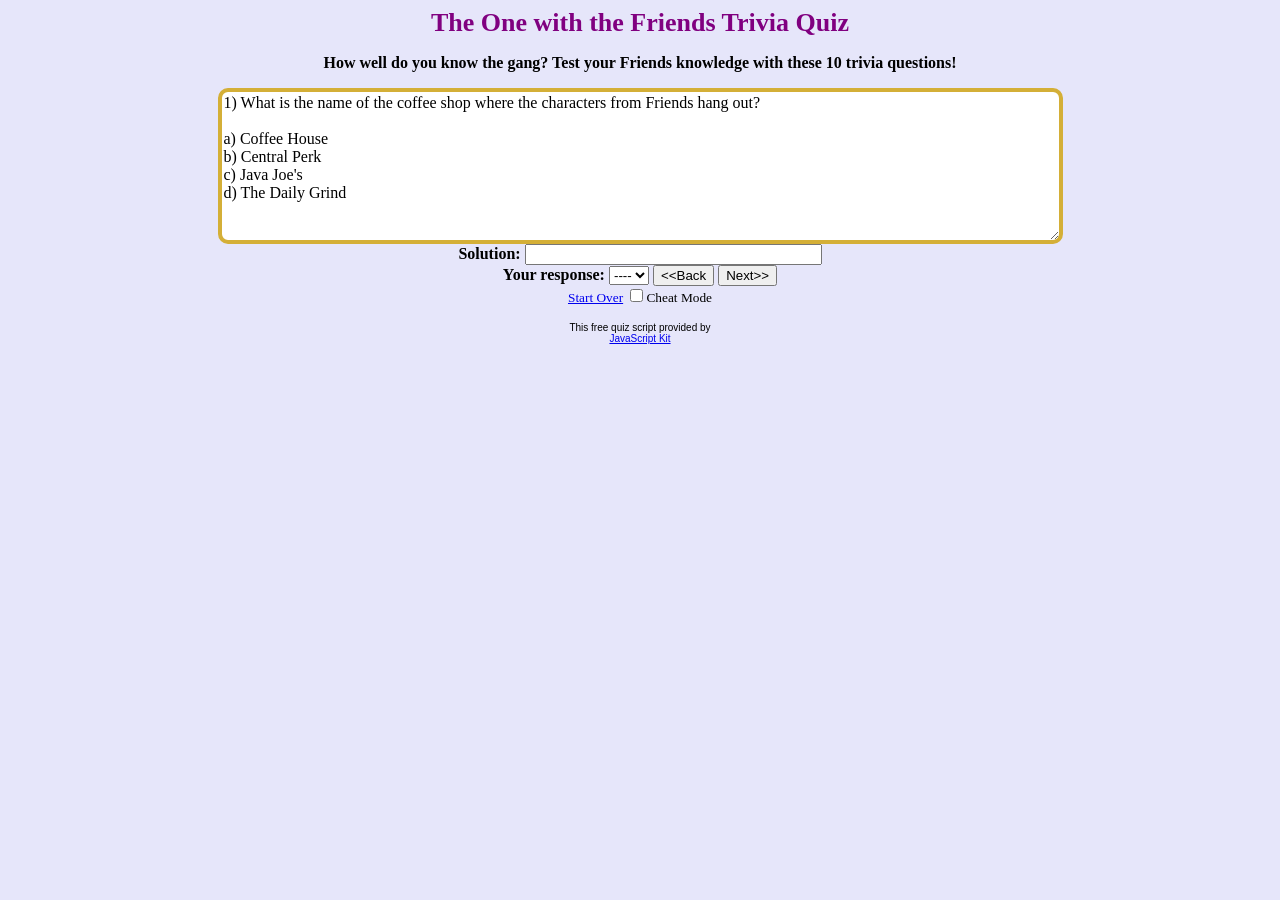
<file: friends-quiz/index.html>
<html>
    <head><title>Friends Trivia Quiz</title>
    <script src="pop.js"></script>
    </head>

    <body style="background-color: lavender;"><div align="left">


<table border="0" cellspacing="0" cellpadding="0" width="100%">
  <tr>
    <td width="50%"><form method="POST" name="instantquiz">
      <table border="0" width="100%" cellspacing="0" cellpadding="0">
        <caption style="font-size: 26px; color: purple;"><strong>The One with the Friends Trivia Quiz</strong>
            <p style="text-align: center; color: black; font-size: 16px; font-weight: bold;">How well do you know the gang? Test your Friends knowledge with these 10 trivia questions!</p></caption>
        <tr>
          <td width="100%"><div align="center"><center><p><textarea style="font-size: 16px; font-family: Georgia, serif; border:4px solid #D4AF37; border-radius: 10px;" rows="8" name="thequestion"
          cols="90" wrap="virtual"></textarea></td>
        </tr>
        <tr align="center">
          <td width="50%"><div align="center"><center><p><strong style="font-size: 16px;">Solution: </strong><input
          type="text" name="thesolution" size="35"></td>
        </tr>
        <tr align="center" style="height: 40px;">
          <td width="100%"><div align="center"><center><p><strong style="font-size: 16px;">Your response:</strong> <select
          name="theresponse" size="1" onChange="responses()">
            <option value="-----">----</option>
            <option value="a">a</option>
            <option value="b">b</option>
            <option value="c">c</option>
            <option value="d">d</option>
          </select> <input type="button" value="&lt;&lt;Back" name="B1"
          onClick="if (whichone&gt;1){whichone--;generatequestions()}"> <input type="button"
          value="Next&gt;&gt;" name="B2"
          onClick="if (whichone&lt;=total){whichone++;generatequestions()}"><br>
          <small><a href="#" onClick="whichone=1;generatequestions();return false">Start Over</a> </small><input
          type="checkbox" name="cmode" value="ON"><small>Cheat Mode</small><p align="center"><font face="arial" size="-2">This free quiz script provided by</font><br> <font face="arial, helvetica" size="-2"><a href="http://javascriptkit.com">JavaScript Kit</a></font></p></td>
        </tr>
      </table>
    </form>
    </td>
  </tr>
</table>
</div>

<script src="pop.js">

/*
Instant-grading multiple choice quiz-
By JavaScript Kit (javascriptkit.com)
Over 200+ free scripts here!
*/

</script>
<script language="JavaScript1.1">
var whichone=1
var tempmn=document.instantquiz.thequestion
function generatequestions(){
document.instantquiz.theresponse.selectedIndex=0
if (!document.instantquiz.cmode.checked||whichone>=total+1||whichone<=0)
document.instantquiz.thesolution.value=''
if (whichone>=total+1)
tempmn.value="End of quiz"
else{
tempmn.value=whichone+")"+question[whichone]+"\n\n"+"a)"+eval('choice'+whichone+'[1]')+"\n"+"b)"+eval('choice'+whichone+'[2]')+"\n"+"c)"+eval('choice'+whichone+'[3]')+"\n"+"d)"+eval('choice'+whichone+'[4]')
if (document.instantquiz.cmode.checked)
document.instantquiz.thesolution.value=solution[whichone]
}
}

function responses(){
var temp2=document.instantquiz.theresponse
var temp3=temp2.options[temp2.selectedIndex].text
if (temp3!=solution[whichone]&&temp2.selectedIndex!=0)
document.instantquiz.thesolution.value="Sorry, the correct answer is "+solution[whichone]
else if(temp2.selectedIndex!=0)
document.instantquiz.thesolution.value=compliments[Math.floor(Math.random()*compliments.length)]
}

generatequestions()
</script>
</body>

</html>
</file>
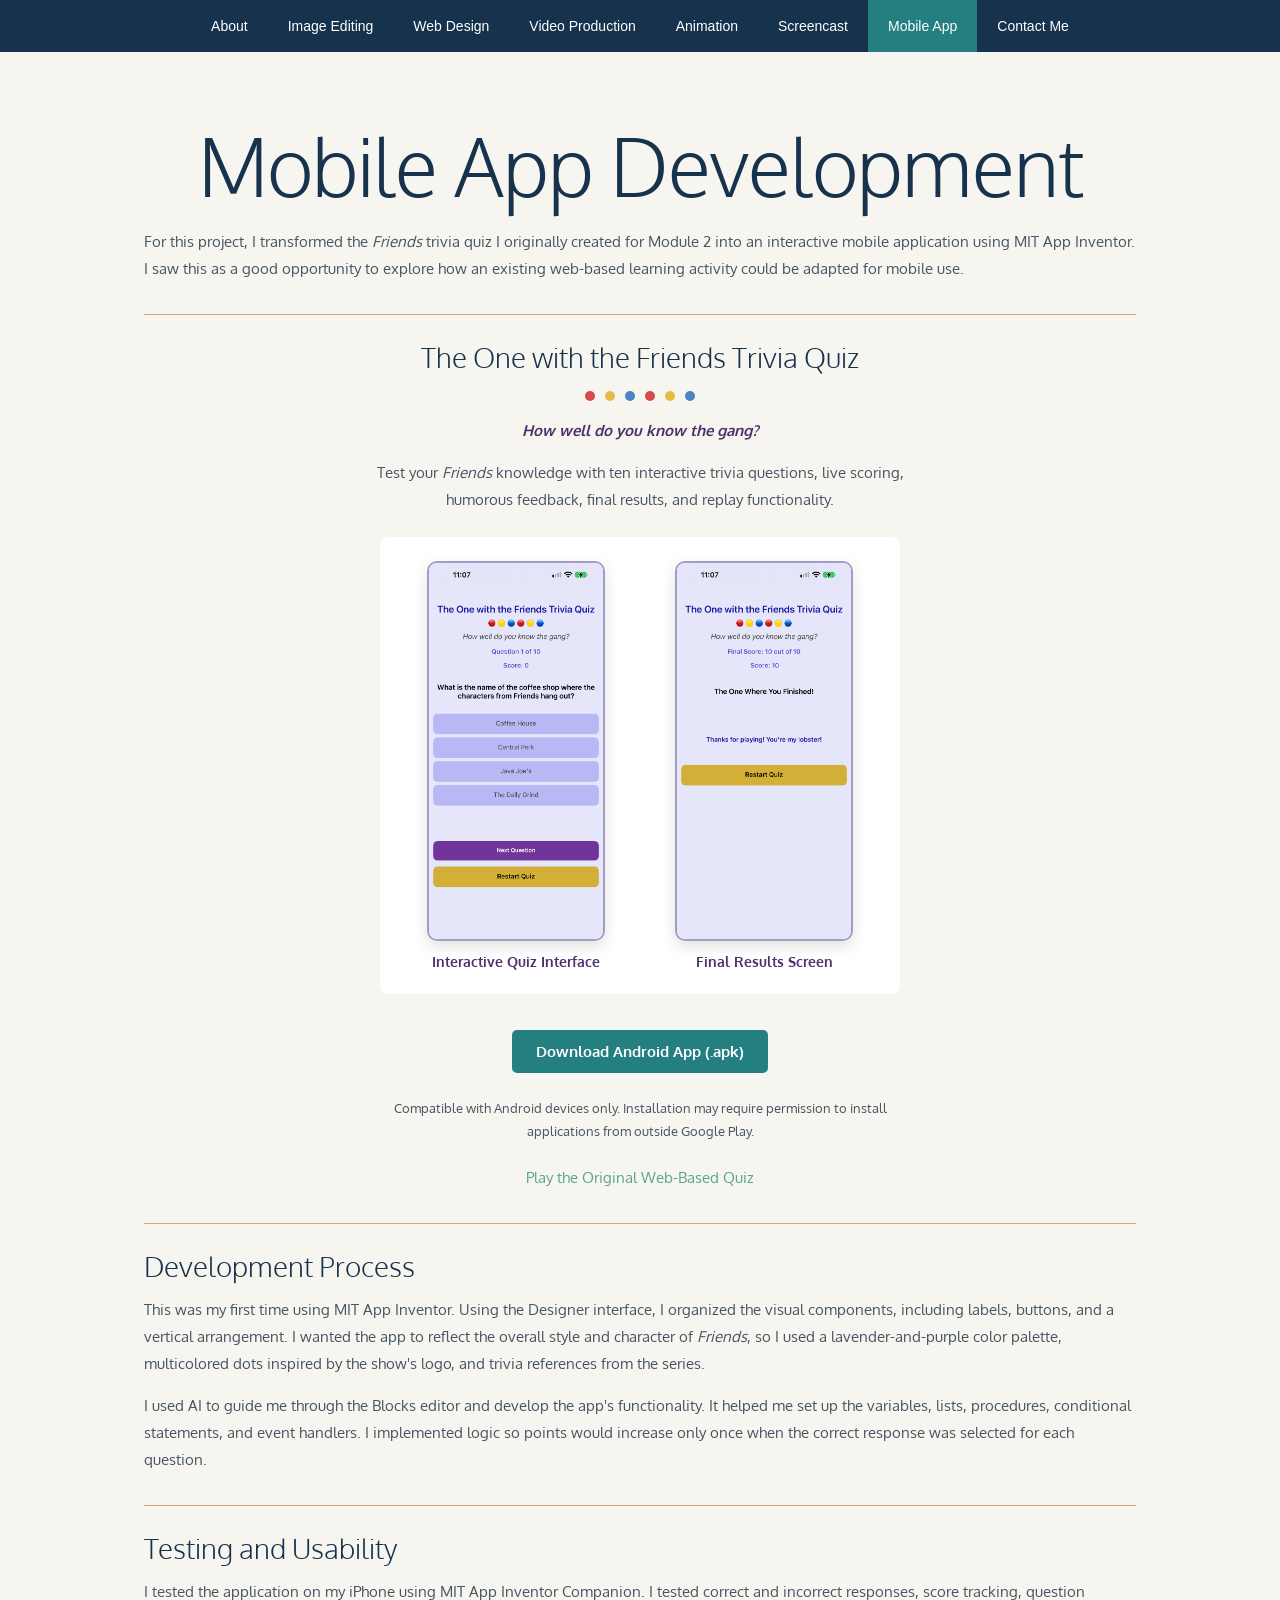
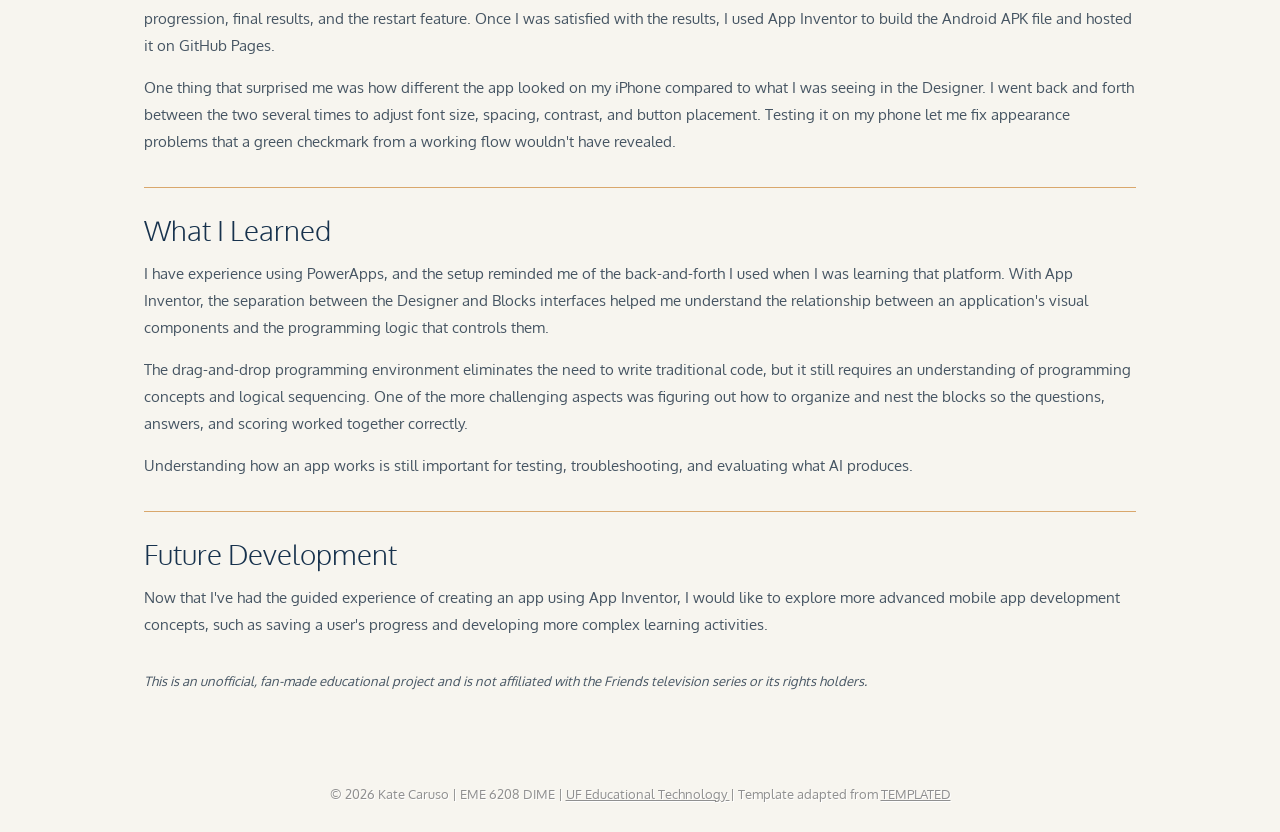
<file: mobile-app/index.html>
<!DOCTYPE html>
<!-- Vestibule template by TEMPLATED (https://templated.co), released under the Creative Commons Attribution License. -->
<html lang="en">
<head>
    <meta charset="utf-8">
    <meta name="viewport" content="width=device-width, initial-scale=1">
    <title>Mobile App Development | Kate Caruso ePortfolio</title>

    <link href="https://fonts.googleapis.com/css?family=Oxygen:400,700,300" rel="stylesheet">
    <link href="../style.css" rel="stylesheet" media="screen">

    <style>
        .mobile-development #wrapper,
        .mobile-development .container {
            box-sizing: border-box;
            max-width: 100%;
        }

        .mobile-development #logo {
            padding-block: 2rem 1rem;
        }

        .mobile-development #page {
            width: min(100%, 66rem);
            padding: 0 clamp(1rem, 4vw, 2rem) 2.5rem;
            font-size: 15px;
        }

        .mobile-development .app-showcase,
        .mobile-development .app-section {
            margin-top: 2rem;
            padding-top: 1.5rem;
            border-top: 1px solid #D9A76C;
        }

        .mobile-development .app-showcase {
            text-align: center;
        }

        .mobile-development .app-showcase h2,
        .mobile-development .app-section h2 {
            font-size: 28px;
            margin-bottom: 12px;
        }

        .mobile-development .app-dots {
            display: flex;
            justify-content: center;
            gap: 10px;
            margin: 16px 0;
        }

        .mobile-development .app-dots span {
            width: 10px;
            height: 10px;
            border-radius: 50%;
        }

        .mobile-development .dot-red {
            background: #D94A4A;
        }

        .mobile-development .dot-yellow {
            background: #E6BC43;
        }

        .mobile-development .dot-blue {
            background: #4B83C3;
        }

        .mobile-development .app-subtitle {
            font-style: italic;
            color: #4B306A;
            font-weight: 700;
        }

        .mobile-development .app-description {
            max-width: 65ch;
            margin: 0 auto 24px;
        }

        .mobile-development .app-screenshots {
            display: grid;
            grid-template-columns: repeat(2, minmax(0, 1fr));
            gap: 24px;
            max-width: 520px;
            box-sizing: border-box;
            background: #FFFFFF;
            padding: 24px;
            border-radius: 8px;
            margin: 24px auto;
            align-items: start;
        }

        .mobile-development .app-screenshots figure {
            min-width: 0;
            margin: 0;
        }

        .mobile-development .app-screenshots img {
            display: block;
            width: auto;
            max-width: min(100%, 200px);
            height: auto;
            max-height: 380px;
            object-fit: contain;
            margin: 0 auto;
            border-radius: 10px;
            border: 2px solid #A49BC7;
            box-sizing: border-box;
            box-shadow: 0 5px 15px rgba(0, 0, 0, 0.12);
        }

        .mobile-development .app-screenshots figcaption {
            margin-top: 12px;
            font-size: 14px;
            font-weight: 700;
            color: #4B306A;
        }

        .mobile-development .app-download {
            display: inline-block;
            background: #247F80;
            color: #FFFFFF;
            padding: 12px 24px;
            margin: 12px 0;
            font-weight: 700;
            border-radius: 5px;
            text-decoration: none;
        }

        .mobile-development .app-download:hover {
            background: #17324D;
            color: #FFFFFF;
        }

        .mobile-development .app-note {
            font-size: 13px;
        }

        .mobile-development .download-note {
            max-width: 65ch;
            margin: 12px auto 20px;
        }

        .mobile-development .project-disclaimer {
            margin-top: 2rem;
            font-style: italic;
        }

        .mobile-development #menu-wrapper,
        .mobile-development #menu {
            height: auto;
        }

        .mobile-development #menu ul {
            display: flex;
            flex-wrap: wrap;
            justify-content: center;
        }

        .mobile-development #menu a {
            padding: 0 20px;
        }

        .mobile-development #footer {
            height: auto;
            padding: 30px 15px;
        }

        .mobile-development a:focus-visible {
            outline: 2px solid #247F80;
            outline-offset: 4px;
        }

        .mobile-development #menu a:focus-visible,
        .mobile-development #footer a:focus-visible {
            outline-color: #D9A76C;
        }

        @media (max-width: 600px) {
            .mobile-development .app-screenshots {
                grid-template-columns: 1fr;
                max-width: 280px;
                gap: 24px;
                padding: 20px;
            }
        }
    </style>
</head>

<body class="mobile-development">

<div id="wrapper">

    <div id="menu-wrapper">

        <nav id="menu" class="container" aria-label="Portfolio">

            <ul>
                <li><a href="../index.html">About</a></li>
                <li><a href="../image.html">Image Editing</a></li>
                <li><a href="../web.html">Web Design</a></li>
                <li><a href="../video.html">Video Production</a></li>
                <li><a href="../animation.html">Animation</a></li>
                <li><a href="../screencast.html">Screencast</a></li>

                <li class="current_page_item">
                    <a href="index.html" aria-current="page">
                        Mobile App
                    </a>
                </li>

                <li><a href="../contact.html">Contact Me</a></li>
            </ul>

        </nav>

    </div>

    <div id="logo" class="container">

        <h1>Mobile App Development</h1>

    </div>

    <main id="page" class="container">

        <div class="entry">

            <p>For this project, I transformed the <em>Friends</em> trivia quiz I originally created for Module 2 into an interactive mobile application using MIT App Inventor. I saw this as a good opportunity to explore how an existing web-based learning activity could be adapted for mobile use.</p>

        </div>

        <section class="app-showcase"
                 aria-labelledby="app-heading">

            <h2 id="app-heading">
                The One with the Friends Trivia Quiz
            </h2>

            <div class="app-dots" aria-hidden="true">
                <span class="dot-red"></span>
                <span class="dot-yellow"></span>
                <span class="dot-blue"></span>
                <span class="dot-red"></span>
                <span class="dot-yellow"></span>
                <span class="dot-blue"></span>
            </div>

            <p class="app-subtitle">
                How well do you know the gang?
            </p>

            <p class="app-description">
                Test your <em>Friends</em> knowledge with ten
                interactive trivia questions, live scoring,
                humorous feedback, final results, and replay
                functionality.
            </p>

            <div class="app-screenshots">

                <figure>

                    <img
                        src="quiz-screen.png"
                        alt="Friends trivia mobile app displaying the first question and four multiple-choice answers">

                    <figcaption>
                        Interactive Quiz Interface
                    </figcaption>

                </figure>

                <figure>

                    <img
                        src="results-screen.png"
                        alt="Completed Friends trivia quiz displaying a final score of ten out of ten and a restart button">

                    <figcaption>
                        Final Results Screen
                    </figcaption>

                </figure>

            </div>

            <a class="app-download"
               href="FriendsTriviaQuiz.apk"
               download>
                Download Android App (.apk)
            </a>

            <p class="app-note download-note">
                Compatible with Android devices only.
                Installation may require permission to install
                applications from outside Google Play.
            </p>

            <p>
                <a href="../friends-quiz/">
                    Play the Original Web-Based Quiz
                </a>
            </p>

        </section>

        <section class="app-section"
                 aria-labelledby="development-heading">

            <h2 id="development-heading">
                Development Process
            </h2>

            <p>This was my first time using MIT App Inventor. Using the Designer interface, I organized the visual components, including labels, buttons, and a vertical arrangement. I wanted the app to reflect the overall style and character of <em>Friends</em>, so I used a lavender-and-purple color palette, multicolored dots inspired by the show's logo, and trivia references from the series.</p>

            <p>I used AI to guide me through the Blocks editor and develop the app's functionality. It helped me set up the variables, lists, procedures, conditional statements, and event handlers. I implemented logic so points would increase only once when the correct response was selected for each question.</p>

        </section>

        <section class="app-section"
                 aria-labelledby="testing-heading">

            <h2 id="testing-heading">
                Testing and Usability
            </h2>

            <p>I tested the application on my iPhone using MIT App Inventor Companion. I tested correct and incorrect responses, score tracking, question progression, final results, and the restart feature. Once I was satisfied with the results, I used App Inventor to build the Android APK file and hosted it on GitHub Pages.</p>

            <p>One thing that surprised me was how different the app looked on my iPhone compared to what I was seeing in the Designer. I went back and forth between the two several times to adjust font size, spacing, contrast, and button placement. Testing it on my phone let me fix appearance problems that a green checkmark from a working flow wouldn't have revealed.</p>

        </section>

        <section class="app-section"
                 aria-labelledby="reflection-heading">

            <h2 id="reflection-heading">
                What I Learned
            </h2>

            <p>I have experience using PowerApps, and the setup reminded me of the back-and-forth I used when I was learning that platform. With App Inventor, the separation between the Designer and Blocks interfaces helped me understand the relationship between an application's visual components and the programming logic that controls them.</p>

            <p>The drag-and-drop programming environment eliminates the need to write traditional code, but it still requires an understanding of programming concepts and logical sequencing. One of the more challenging aspects was figuring out how to organize and nest the blocks so the questions, answers, and scoring worked together correctly.</p>

            <p>Understanding how an app works is still important for testing, troubleshooting, and evaluating what AI produces.</p>

        </section>

        <section class="app-section"
                 aria-labelledby="future-heading">

            <h2 id="future-heading">
                Future Development
            </h2>

            <p>Now that I've had the guided experience of creating an app using App Inventor, I would like to explore more advanced mobile app development concepts, such as saving a user's progress and developing more complex learning activities.</p>

        </section>

        <p class="app-note project-disclaimer">
            This is an unofficial, fan-made educational project
            and is not affiliated with the <em>Friends</em>
            television series or its rights holders.
        </p>

    </main>

</div>

<div id="footer">

    <p>
        &copy; 2026 Kate Caruso | EME 6208 DIME |
        <a href="https://education.ufl.edu/educational-technology/">
            UF Educational Technology
        </a> |
        Template adapted from
        <a href="https://templated.co">TEMPLATED</a>
    </p>

</div>

</body>
</html>
</file>
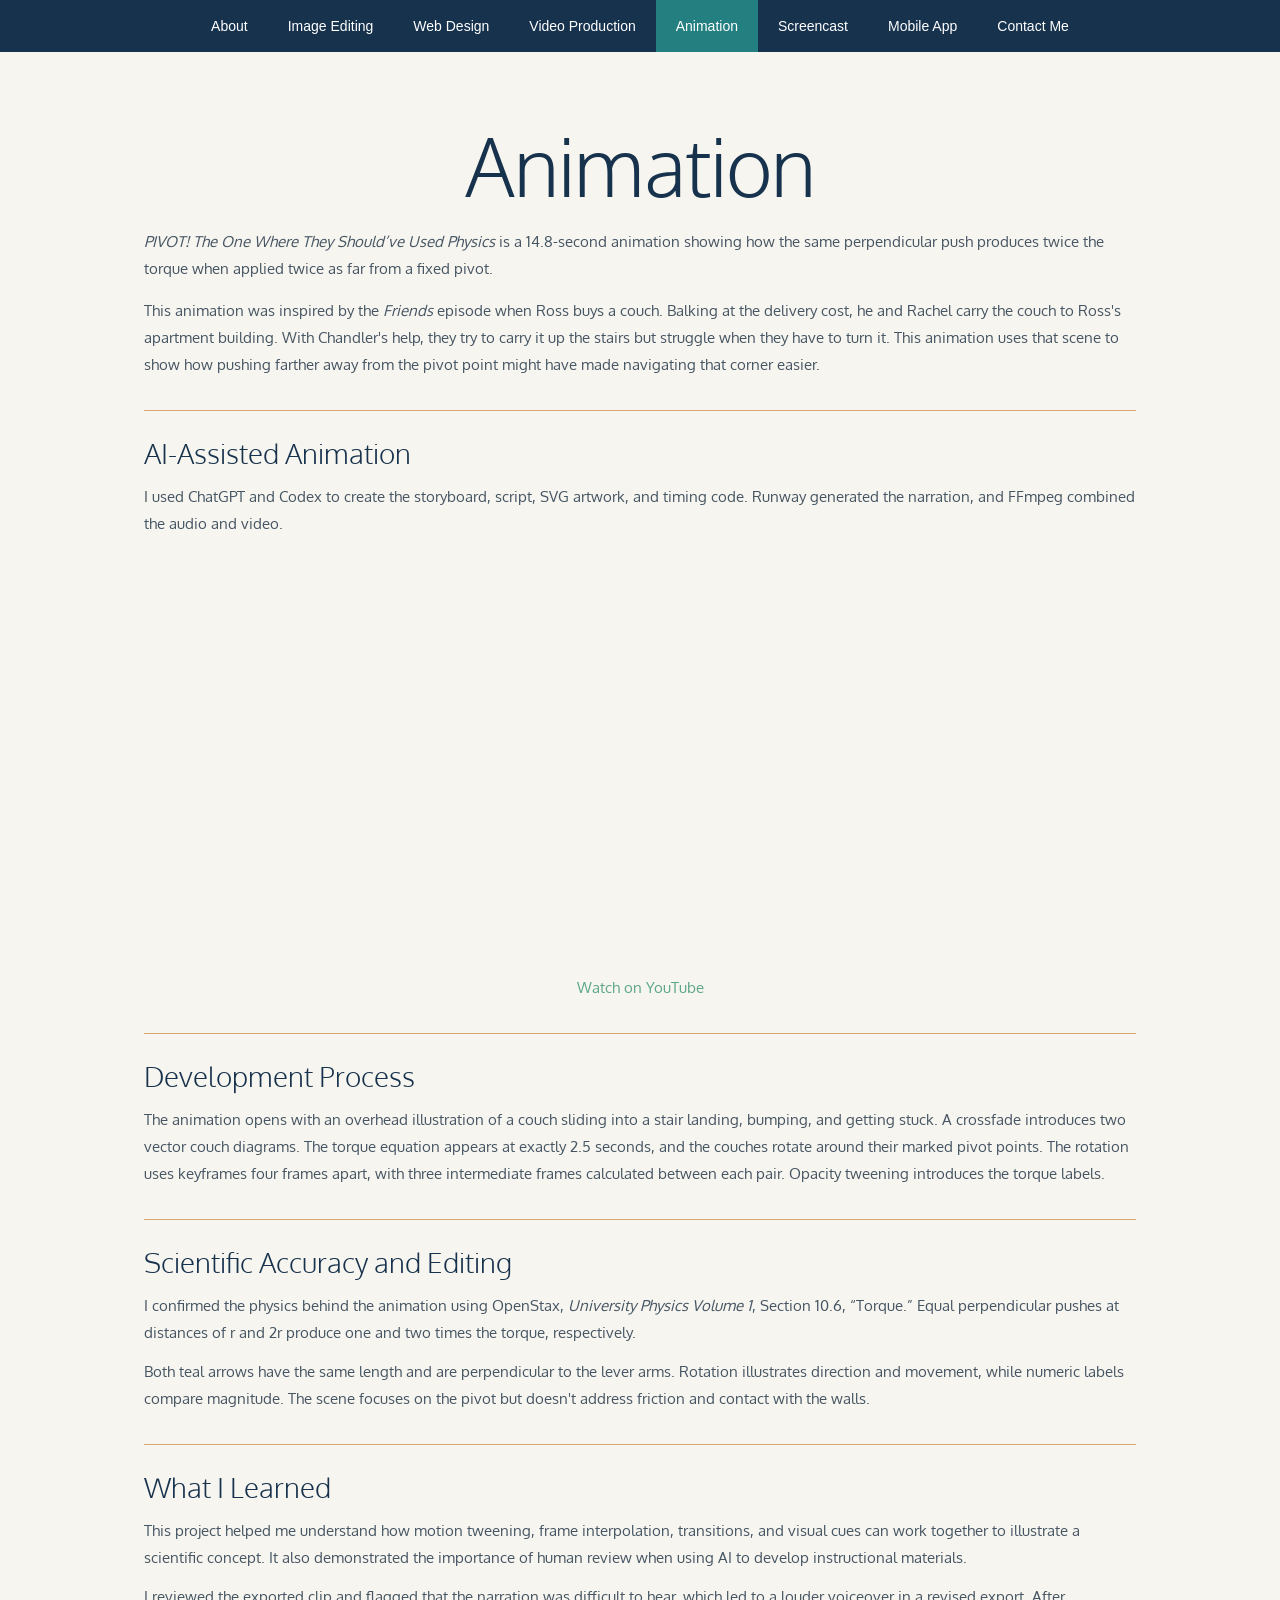
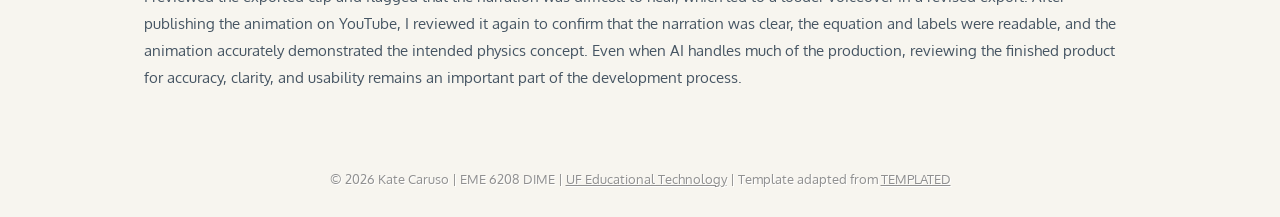
<file: animation.html>
<!DOCTYPE html>
<!-- Vestibule template by TEMPLATED (https://templated.co), released under the Creative Commons Attribution License. -->
<html lang="en">
<head>
    <meta charset="utf-8">
    <meta name="viewport" content="width=device-width, initial-scale=1">
    <title>Animation | Kate Caruso ePortfolio</title>
    <link href="https://fonts.googleapis.com/css?family=Oxygen:400,700,300" rel="stylesheet">
    <link href="style.css" rel="stylesheet" media="screen">

    <style>
        .animation-page #wrapper,
        .animation-page .container {
            box-sizing: border-box;
            max-width: 100%;
        }

        .animation-page #logo {
            padding-block: 2rem 1rem;
        }

        .animation-page #page {
            width: min(100%, 66rem);
            padding: 0 clamp(1rem, 4vw, 2rem) 2.5rem;
            font-size: 15px;
        }

        .animation-project {
            margin-top: 2rem;
            padding-top: 1.5rem;
            border-top: 1px solid #D9A76C;
        }

        .animation-project h2 {
            font-size: 28px;
            margin-bottom: 12px;
        }

        .animation-project iframe {
            display: block;
            width: 100%;
            max-width: 720px;
            height: auto;
            aspect-ratio: 16 / 9;
            border: 0;
            margin: 1.25rem auto 0;
        }

        .animation-project p {
            margin: 0.75rem 0 0;
        }

        .animation-project .animation-link {
            text-align: center;
            margin: 0.75rem 0 0;
        }

        .animation-page #menu-wrapper,
        .animation-page #menu {
            height: auto;
        }

        .animation-page #menu ul {
            display: flex;
            flex-wrap: wrap;
            justify-content: center;
        }

        .animation-page #menu a {
            padding: 0 20px;
        }

        .animation-page #footer {
            height: auto;
            padding: 30px 15px;
        }
    </style>
</head>

<body class="animation-page">

<div id="wrapper">

    <div id="menu-wrapper">
        <nav id="menu" class="container" aria-label="Portfolio">
            <ul>
                <li><a href="index.html">About</a></li>
                <li><a href="image.html">Image Editing</a></li>
                <li><a href="web.html">Web Design</a></li>
                <li><a href="video.html">Video Production</a></li>
                <li class="current_page_item">
                    <a href="animation.html" aria-current="page">Animation</a>
                </li>
                <li><a href="screencast.html">Screencast</a></li>
                <li><a href="mobile-app/">Mobile App</a></li>
                <li><a href="contact.html">Contact Me</a></li>
            </ul>
        </nav>
    </div>

    <div id="logo" class="container">
        <h1>Animation</h1>
    </div>

    <main id="page" class="container">

        <div class="entry">
            <p><i>PIVOT! The One Where They Should’ve Used Physics</i> is a 14.8-second animation showing how the same perpendicular push produces twice the torque when applied twice as far from a fixed pivot.</p>

            <p>This animation was inspired by the <i>Friends</i> episode when Ross buys a couch. Balking at the delivery cost, he and Rachel carry the couch to Ross's apartment building. With Chandler's help, they try to carry it up the stairs but struggle when they have to turn it. This animation uses that scene to show how pushing farther away from the pivot point might have made navigating that corner easier.</p>
        </div>

        <section class="animation-project" aria-labelledby="animation-heading">

            <h2 id="animation-heading">AI-Assisted Animation</h2>

            <p>I used ChatGPT and Codex to create the storyboard, script, SVG artwork, and timing code. Runway generated the narration, and FFmpeg combined the audio and video.</p>

            <iframe src="https://www.youtube.com/embed/uYMLR7jfGhE"
                    title="PIVOT! The One Where They Should've Used Physics"
                    width="720" height="405"
                    loading="lazy"
                    referrerpolicy="strict-origin-when-cross-origin"
                    allowfullscreen></iframe>

            <p class="animation-link">
                <a href="https://youtu.be/uYMLR7jfGhE">Watch on YouTube</a>
            </p>

        </section>

        <section class="animation-project" aria-labelledby="process-heading">

            <h2 id="process-heading">Development Process</h2>

            <p>The animation opens with an overhead illustration of a couch sliding into a stair landing, bumping, and getting stuck. A crossfade introduces two vector couch diagrams. The torque equation appears at exactly 2.5 seconds, and the couches rotate around their marked pivot points. The rotation uses keyframes four frames apart, with three intermediate frames calculated between each pair. Opacity tweening introduces the torque labels.</p>

        </section>

        <section class="animation-project" aria-labelledby="accuracy-heading">

            <h2 id="accuracy-heading">Scientific Accuracy and Editing</h2>

            <p>I confirmed the physics behind the animation using OpenStax, <i>University Physics Volume 1</i>, Section 10.6, “Torque.” Equal perpendicular pushes at distances of r and 2r produce one and two times the torque, respectively.</p>

            <p>Both teal arrows have the same length and are perpendicular to the lever arms. Rotation illustrates direction and movement, while numeric labels compare magnitude. The scene focuses on the pivot but doesn't address friction and contact with the walls.</p>

        </section>

        <section class="animation-project" aria-labelledby="reflection-heading">

            <h2 id="reflection-heading">What I Learned</h2>

            <p>This project helped me understand how motion tweening, frame interpolation, transitions, and visual cues can work together to illustrate a scientific concept. It also demonstrated the importance of human review when using AI to develop instructional materials.</p>

            <p>I reviewed the exported clip and flagged that the narration was difficult to hear, which led to a louder voiceover in a revised export. After publishing the animation on YouTube, I reviewed it again to confirm that the narration was clear, the equation and labels were readable, and the animation accurately demonstrated the intended physics concept. Even when AI handles much of the production, reviewing the finished product for accuracy, clarity, and usability remains an important part of the development process.</p>

        </section>

    </main>

</div>

<div id="footer">
    <p>© 2026 Kate Caruso | EME 6208 DIME |
        <a href="https://education.ufl.edu/educational-technology/">UF Educational Technology</a> |
        Template adapted from <a href="https://templated.co">TEMPLATED</a>
    </p>
</div>

</body>
</html>
</file>
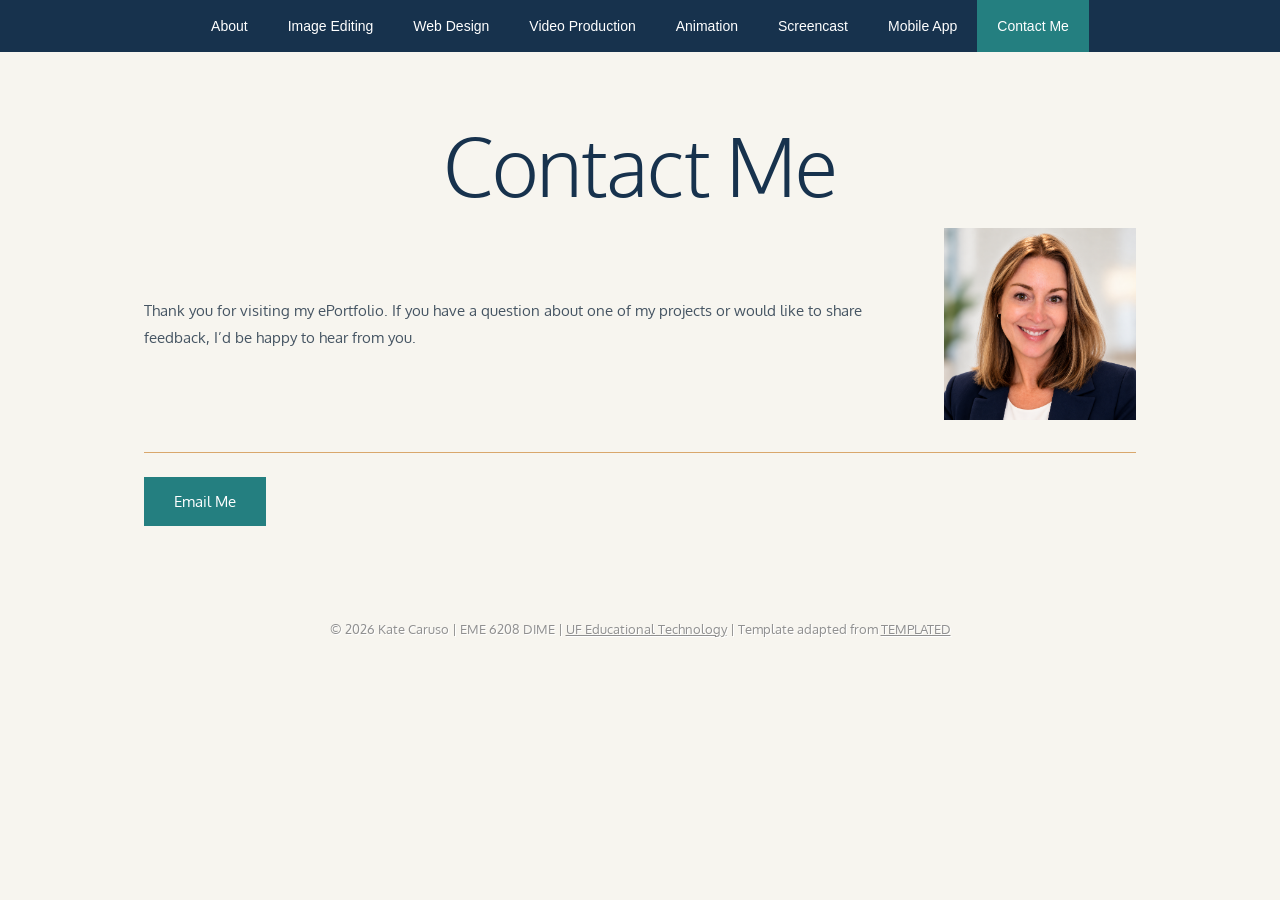
<file: contact.html>
<!DOCTYPE html>
<html lang="en">
<head>
    <meta charset="utf-8">
    <meta name="viewport" content="width=device-width, initial-scale=1">
    <title>Contact Me | Kate Caruso ePortfolio</title>
    <link href="https://fonts.googleapis.com/css?family=Oxygen:400,700,300" rel="stylesheet">
    <link href="style.css" rel="stylesheet" media="screen">

    <style>
        .contact-page #wrapper,
        .contact-page .container {
            box-sizing: border-box;
            max-width: 100%;
        }

        .contact-page #logo {
            padding-block: 2rem 1rem;
        }

        .contact-page #page {
            width: min(100%, 66rem);
            padding: 0 clamp(1rem, 4vw, 2rem) 2.5rem;
            font-size: 15px;
        }

        .contact-intro {
            display: grid;
            grid-template-columns: minmax(0, 1fr) minmax(0, 12rem);
            align-items: center;
            gap: clamp(1.25rem, 4vw, 3rem);
        }

        .contact-intro p {
            margin: 0;
        }

        .contact-headshot {
            display: block;
            width: 100%;
            max-width: 12rem;
            height: auto;
        }

        .contact-details {
            margin-top: 2rem;
            padding-top: 1.5rem;
            border-top: 1px solid #D9A76C;
        }

        .contact-details .button {
            margin-top: 0;
        }

        .contact-page #menu-wrapper,
        .contact-page #menu {
            height: auto;
        }

        .contact-page #menu ul {
            display: flex;
            flex-wrap: wrap;
            justify-content: center;
        }

        .contact-page #menu a {
            padding: 0 20px;
        }

        .contact-page #footer {
            height: auto;
            padding: 30px 15px;
        }

        @media (max-width: 36rem) {
            .contact-intro {
                grid-template-columns: minmax(0, 1fr);
            }
        }
    </style>
</head>

<body class="contact-page">

<div id="wrapper">

    <div id="menu-wrapper">
        <nav id="menu" class="container" aria-label="Portfolio">
            <ul>
                <li><a href="index.html">About</a></li>
                <li><a href="image.html">Image Editing</a></li>
                <li><a href="web.html">Web Design</a></li>
                <li><a href="video.html">Video Production</a></li>
                <li><a href="animation.html">Animation</a></li>
                <li><a href="screencast.html">Screencast</a></li>
                <li><a href="mobile-app/">Mobile App</a></li>
                <li class="current_page_item">
                    <a href="contact.html" aria-current="page">Contact Me</a>
                </li>
            </ul>
        </nav>
    </div>

    <div id="logo" class="container">
        <h1>Contact Me</h1>
    </div>

    <main id="page" class="container">

        <div class="entry contact-intro">

            <p>Thank you for visiting my ePortfolio. If you have a question about one of my projects or would like to share feedback, I’d be happy to hear from you.</p>

            <img class="contact-headshot"
                 src="Warm%20Professional%20Business%20Headshot.png"
                 alt="Portrait of Kate Caruso"
                 width="1254" height="1254">

        </div>

        <div class="contact-details">

            <a href="mailto:katharinecaruso@ufl.edu" class="button">Email Me</a>

        </div>

    </main>

</div>

<div id="footer">
    <p>© 2026 Kate Caruso | EME 6208 DIME |
        <a href="https://education.ufl.edu/educational-technology/">UF Educational Technology</a> |
        Template adapted from <a href="https://templated.co">TEMPLATED</a>
    </p>
</div>

</body>
</html>
</file>
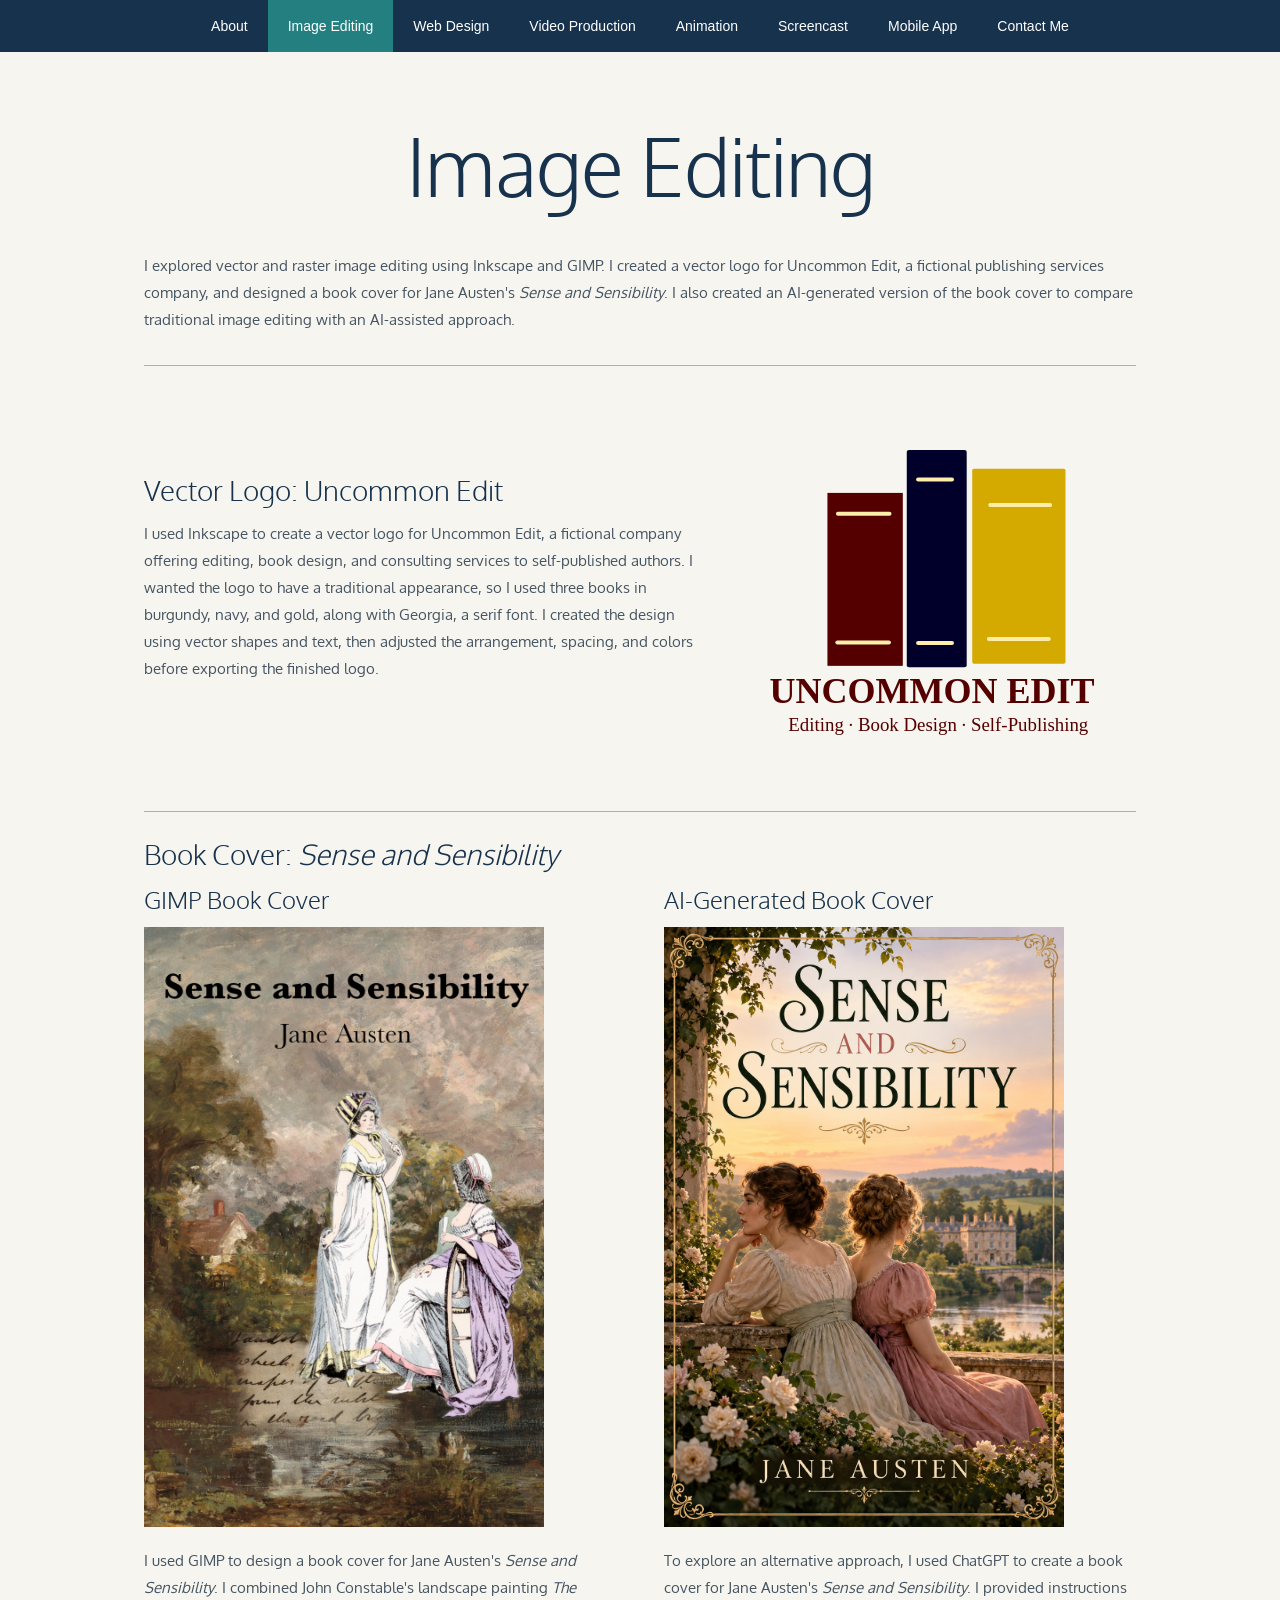
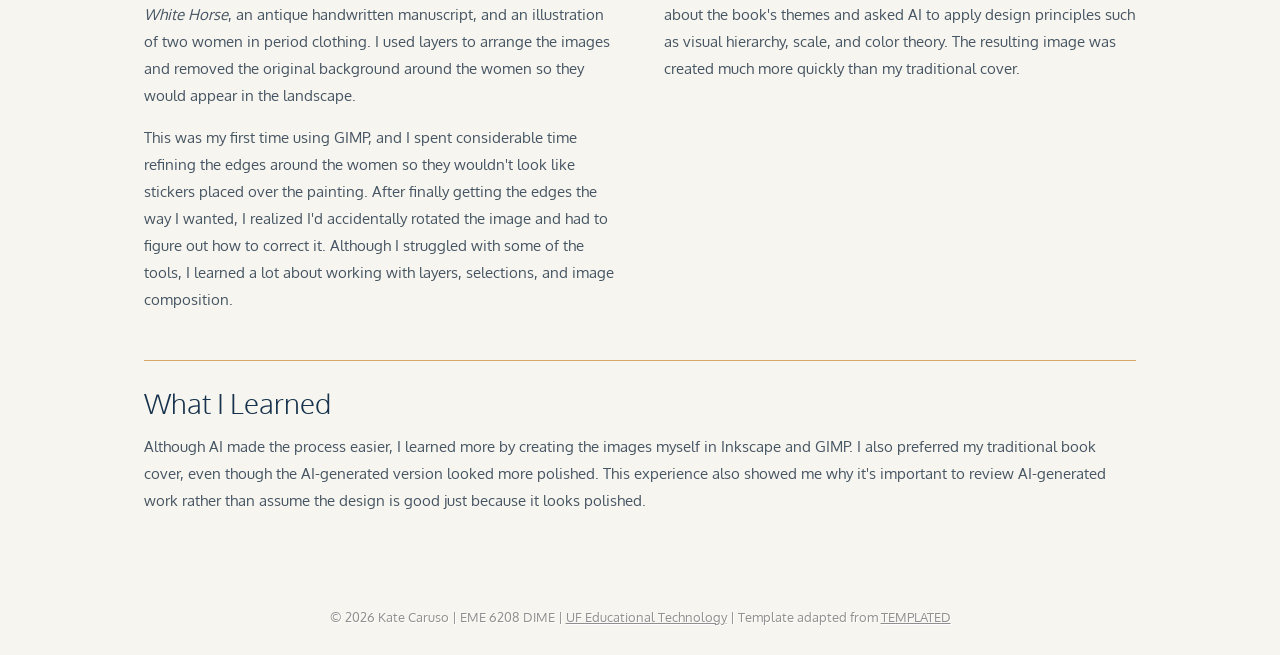
<file: image.html>
<!DOCTYPE html>
<html lang="en">
<head>
    <meta charset="utf-8" />
    <meta name="viewport" content="width=device-width, initial-scale=1" />
    <title>Image Editing | Kate Caruso ePortfolio</title>
    <link href="https://fonts.googleapis.com/css?family=Oxygen:400,700,300" rel="stylesheet" />
    <link href="style.css" rel="stylesheet" media="screen" />

    <style>
        .image-editing #wrapper,
        .image-editing .container {
            box-sizing: border-box;
            max-width: 100%;
        }

        .image-editing #logo {
            height: auto;
            padding: 2rem 1rem 1rem;
        }

        .image-editing #page {
            width: min(100%, 66rem);
            padding: 0 clamp(1rem, 4vw, 2rem) 2.5rem;
            font-size: 15px;
        }

        .image-project {
            margin-top: 2rem;
            padding-top: 1.5rem;
            border-top: 1px solid #D9A76C;
        }

        .logo-layout,
        .cover-layout {
            display: grid;
            gap: clamp(1.5rem, 4vw, 3rem);
        }

        .logo-layout {
            grid-template-columns: minmax(0, 3fr) minmax(0, 2fr);
            align-items: center;
        }

        .cover-layout {
            grid-template-columns: repeat(2, minmax(0, 1fr));
        }

        .image-project h2 {
            font-size: 28px;
            margin-bottom: 12px;
        }

        .cover-layout h3 {
            margin-bottom: 0.75rem;
        }

        .image-project img {
            display: block;
            width: 100%;
            height: auto;
        }

        .logo-layout img {
            max-width: 450px;
            margin-inline: auto;
        }

        .cover-layout img {
            max-width: 400px;
            margin: 0 0 1.25rem;
        }

        .image-editing #menu-wrapper,
        .image-editing #menu {
            height: auto;
        }

        .image-editing #menu ul {
            display: flex;
            flex-wrap: wrap;
            justify-content: center;
        }

        .image-editing #menu a {
            padding: 0 20px;
        }

        .image-editing #footer {
            height: auto;
            padding: 30px 15px;
        }

        @media (max-width: 42rem) {
            .logo-layout,
            .cover-layout {
                grid-template-columns: minmax(0, 1fr);
            }
        }
    </style>
</head>

<body class="image-editing">

<div id="wrapper">

    <div id="menu-wrapper">
        <nav id="menu" class="container" aria-label="Portfolio">
            <ul>
                <li><a href="index.html">About</a></li>
                <li class="current_page_item">
                    <a href="image.html" aria-current="page">Image Editing</a>
                </li>
                <li><a href="web.html">Web Design</a></li>
                <li><a href="video.html">Video Production</a></li>
                <li><a href="animation.html">Animation</a></li>
                <li><a href="screencast.html">Screencast</a></li>
                <li><a href="mobile-app/">Mobile App</a></li>
                <li><a href="contact.html">Contact Me</a></li>
            </ul>
        </nav>
    </div>

    <div id="logo" class="container">
        <h1>Image Editing</h1>
    </div>

    <main id="page" class="container">

        <div class="entry">
            <p>I explored vector and raster image editing using Inkscape and GIMP. I created a vector logo for Uncommon Edit, a fictional publishing services company, and designed a book cover for Jane Austen's <i>Sense and Sensibility</i>. I also created an AI-generated version of the book cover to compare traditional image editing with an AI-assisted approach.</p>
        </div>

        <section class="image-project logo-layout" aria-labelledby="logo-heading">

            <div>
                <h2 id="logo-heading">Vector Logo: Uncommon Edit</h2>

                <p>I used Inkscape to create a vector logo for Uncommon Edit, a fictional company offering editing, book design, and consulting services to self-published authors. I wanted the logo to have a traditional appearance, so I used three books in burgundy, navy, and gold, along with Georgia, a serif font. I created the design using vector shapes and text, then adjusted the arrangement, spacing, and colors before exporting the finished logo.</p>
            </div>

            <img src="uncommon_edit_logo.svg?v=2"
                 alt="Uncommon Edit vector logo featuring three books" />

        </section>

        <section class="image-project" aria-labelledby="cover-heading">

            <h2 id="cover-heading">Book Cover: <i>Sense and Sensibility</i></h2>

            <div class="cover-layout">

                <section aria-labelledby="traditional-heading">

                    <h3 id="traditional-heading">GIMP Book Cover</h3>

                    <img src="sense-and-sensibility-cover-final.png"
                         alt="Sense and Sensibility book cover created in GIMP" />

                    <p>I used GIMP to design a book cover for Jane Austen's <i>Sense and Sensibility</i>. I combined John Constable's landscape painting <i>The White Horse</i>, an antique handwritten manuscript, and an illustration of two women in period clothing. I used layers to arrange the images and removed the original background around the women so they would appear in the landscape.</p>

                    <p>This was my first time using GIMP, and I spent considerable time refining the edges around the women so they wouldn't look like stickers placed over the painting. After finally getting the edges the way I wanted, I realized I'd accidentally rotated the image and had to figure out how to correct it. Although I struggled with some of the tools, I learned a lot about working with layers, selections, and image composition.</p>

                </section>

                <section aria-labelledby="ai-heading">

                    <h3 id="ai-heading">AI-Generated Book Cover</h3>

                    <img src="sense-and-sensibility-ai.jpg"
                         alt="AI-generated Sense and Sensibility book cover" />

                    <p>To explore an alternative approach, I used ChatGPT to create a book cover for Jane Austen's <i>Sense and Sensibility</i>. I provided instructions about the book's themes and asked AI to apply design principles such as visual hierarchy, scale, and color theory. The resulting image was created much more quickly than my traditional cover.</p>

                </section>

            </div>

        </section>

        <section class="image-project" aria-labelledby="reflection-heading">

            <h2 id="reflection-heading">What I Learned</h2>

            <p>Although AI made the process easier, I learned more by creating the images myself in Inkscape and GIMP. I also preferred my traditional book cover, even though the AI-generated version looked more polished. This experience also showed me why it's important to review AI-generated work rather than assume the design is good just because it looks polished.</p>

        </section>

    </main>

</div>

<div id="footer">
    <p>© 2026 Kate Caruso | EME 6208 DIME | <a href="https://education.ufl.edu/educational-technology/">UF Educational Technology</a> | Template adapted from <a href="https://templated.co">TEMPLATED</a></p>
</div>

</body>
</html>
</file>
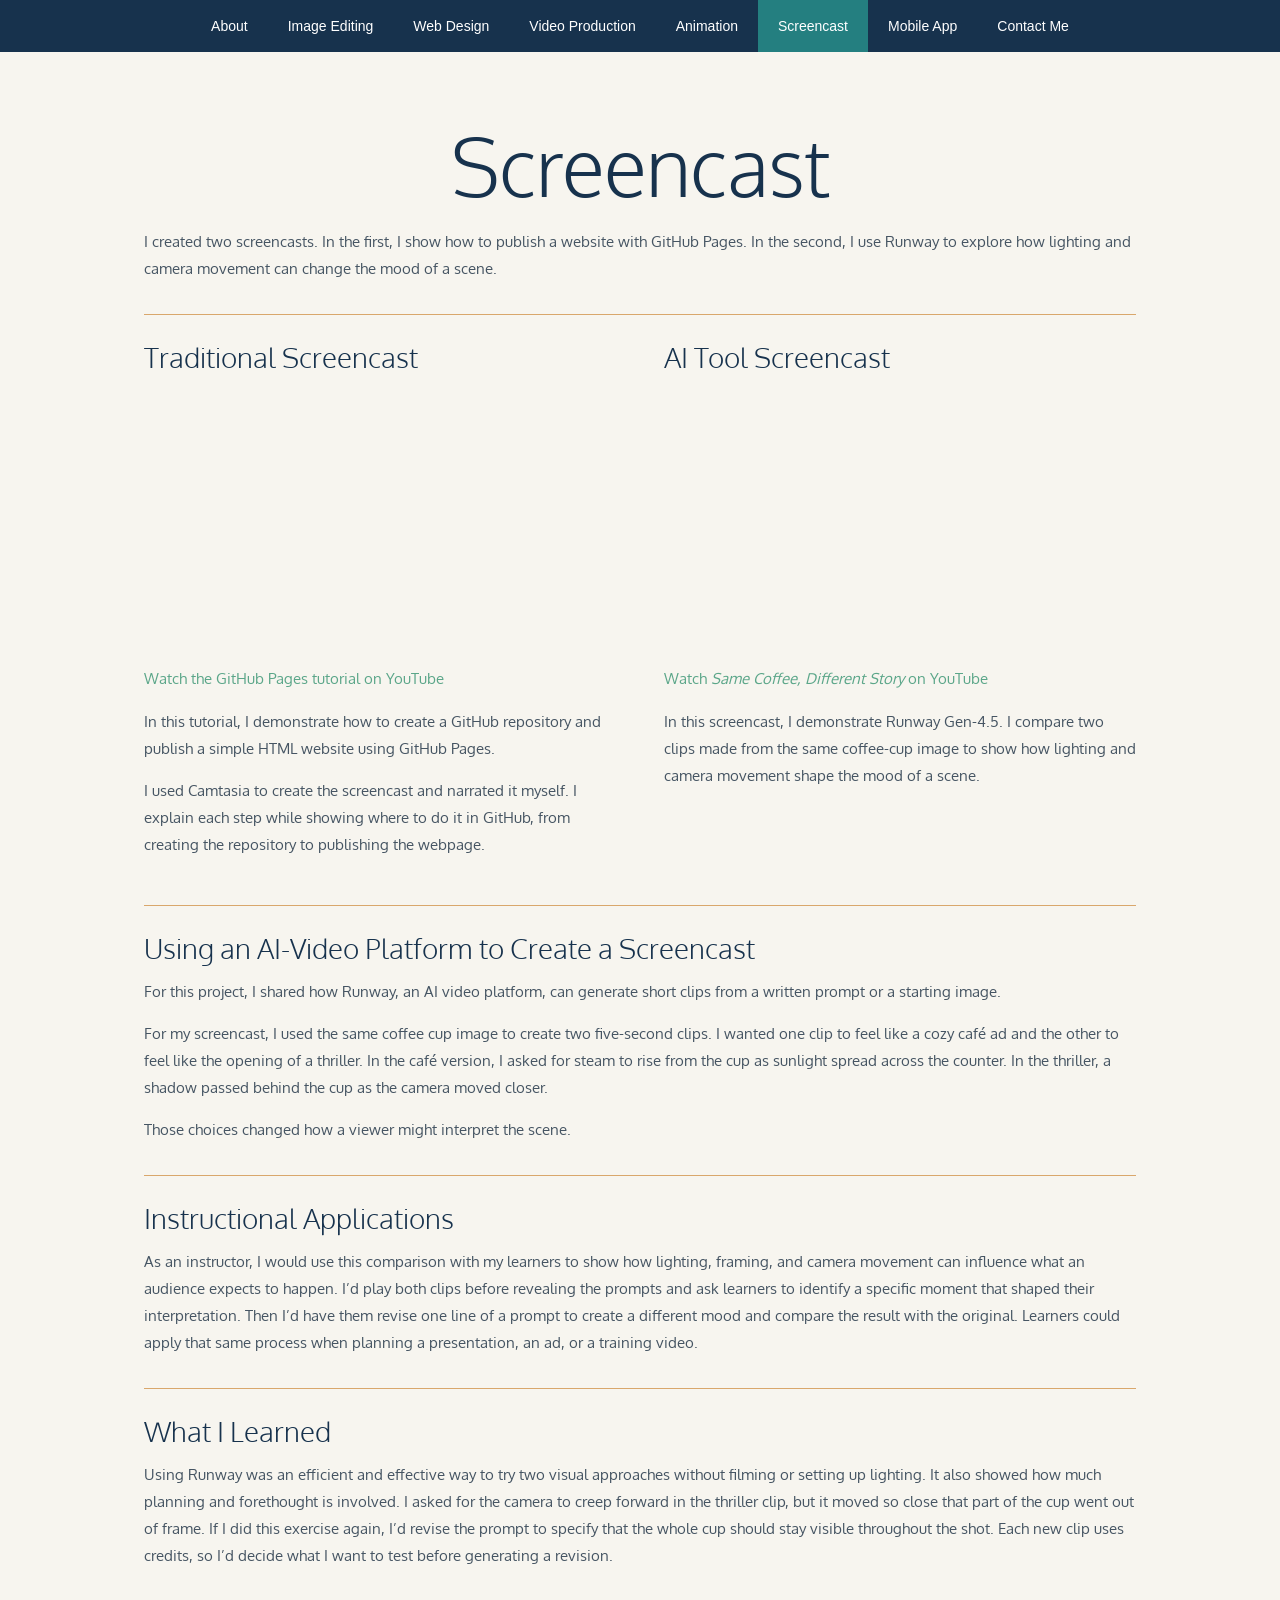
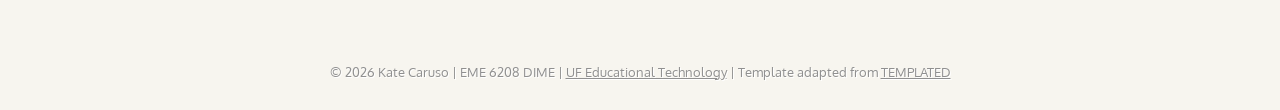
<file: screencast.html>
<!DOCTYPE html>
<html lang="en">
<head>
    <meta charset="utf-8">
    <meta name="viewport" content="width=device-width, initial-scale=1">
    <title>Screencast | Kate Caruso ePortfolio</title>
    <link href="https://fonts.googleapis.com/css?family=Oxygen:400,700,300" rel="stylesheet">
    <link href="style.css" rel="stylesheet" media="screen">

    <style>
        .screencast-page #wrapper,
        .screencast-page .container {
            box-sizing: border-box;
            max-width: 100%;
        }

        .screencast-page #logo {
            padding-block: 2rem 1rem;
        }

        .screencast-page #page {
            width: min(100%, 66rem);
            padding: 0 clamp(1rem, 4vw, 2rem) 2.5rem;
            font-size: 15px;
        }

        .screencast-layout {
            display: grid;
            grid-template-columns: repeat(2, minmax(0, 1fr));
            gap: clamp(1.5rem, 4vw, 3rem);
        }

        .screencast-layout,
        .screencast-reflection {
            margin-top: 2rem;
            padding-top: 1.5rem;
            border-top: 1px solid #D9A76C;
        }

        .screencast-layout h2,
        .screencast-reflection h2 {
            font-size: 28px;
            margin-bottom: 12px;
        }

        .screencast-layout iframe {
            display: block;
            width: 100%;
            height: auto;
            aspect-ratio: 16 / 9;
            border: 0;
        }

        .screencast-link {
            margin: 0.75rem 0 1rem;
        }

        .screencast-page #menu-wrapper,
        .screencast-page #menu {
            height: auto;
        }

        .screencast-page #menu ul {
            display: flex;
            flex-wrap: wrap;
            justify-content: center;
        }

        .screencast-page #menu a {
            padding: 0 20px;
        }

        .screencast-page #footer {
            height: auto;
            padding: 30px 15px;
        }

        @media (max-width: 46rem) {
            .screencast-layout {
                grid-template-columns: minmax(0, 1fr);
            }
        }
    </style>
</head>

<body class="screencast-page">

<div id="wrapper">

    <div id="menu-wrapper">
        <nav id="menu" class="container" aria-label="Portfolio">
            <ul>
                <li><a href="index.html">About</a></li>
                <li><a href="image.html">Image Editing</a></li>
                <li><a href="web.html">Web Design</a></li>
                <li><a href="video.html">Video Production</a></li>
                <li><a href="animation.html">Animation</a></li>
                <li class="current_page_item">
                    <a href="screencast.html" aria-current="page">Screencast</a>
                </li>
                <li><a href="mobile-app/">Mobile App</a></li>
                <li><a href="contact.html">Contact Me</a></li>
            </ul>
        </nav>
    </div>

    <div id="logo" class="container">
        <h1>Screencast</h1>
    </div>

    <main id="page" class="container">

        <div class="entry">
            <p>I created two screencasts. In the first, I show how to publish a website with GitHub Pages. In the second, I use Runway to explore how lighting and camera movement can change the mood of a scene.</p>
        </div>

        <div class="screencast-layout">

            <section aria-labelledby="github-tutorial-title">

                <h2 id="github-tutorial-title">Traditional Screencast</h2>

                <iframe src="https://www.youtube.com/embed/pfrvyCOSvxM"
                        title="Publishing a Webpage with GitHub Pages"
                        width="720" height="405"
                        loading="lazy"
                        referrerpolicy="strict-origin-when-cross-origin"
                        allowfullscreen></iframe>

                <p class="screencast-link">
                    <a href="https://youtu.be/pfrvyCOSvxM">Watch the GitHub Pages tutorial on YouTube</a>
                </p>

                <p>In this tutorial, I demonstrate how to create a GitHub repository and publish a simple HTML website using GitHub Pages.</p>

                <p>I used Camtasia to create the screencast and narrated it myself. I explain each step while showing where to do it in GitHub, from creating the repository to publishing the webpage.</p>

            </section>

            <section id="screencast" aria-labelledby="screencast-title">

                <h2 id="screencast-title">AI Tool Screencast</h2>

                <iframe src="https://www.youtube.com/embed/HiM4t4xhzRk"
                        title="Runway Gen-4.5 Screencast | Same Coffee, Different Story"
                        width="720" height="405"
                        loading="lazy"
                        referrerpolicy="strict-origin-when-cross-origin"
                        allowfullscreen></iframe>

                <p class="screencast-link">
                    <a href="https://youtu.be/HiM4t4xhzRk">Watch <i>Same Coffee, Different Story</i> on YouTube</a>
                </p>

                <p>In this screencast, I demonstrate Runway Gen-4.5. I compare two clips made from the same coffee-cup image to show how lighting and camera movement shape the mood of a scene.</p>

            </section>

        </div>

        <section class="screencast-reflection" aria-labelledby="runway-reflection-title">

            <h2 id="runway-reflection-title">Using an AI-Video Platform to Create a Screencast</h2>

            <p>For this project, I shared how Runway, an AI video platform, can generate short clips from a written prompt or a starting image.</p>

            <p>For my screencast, I used the same coffee cup image to create two five-second clips. I wanted one clip to feel like a cozy café ad and the other to feel like the opening of a thriller. In the café version, I asked for steam to rise from the cup as sunlight spread across the counter. In the thriller, a shadow passed behind the cup as the camera moved closer.</p>

            <p>Those choices changed how a viewer might interpret the scene.</p>

        </section>

        <section class="screencast-reflection" aria-labelledby="applications-heading">

            <h2 id="applications-heading">Instructional Applications</h2>

            <p>As an instructor, I would use this comparison with my learners to show how lighting, framing, and camera movement can influence what an audience expects to happen. I’d play both clips before revealing the prompts and ask learners to identify a specific moment that shaped their interpretation. Then I’d have them revise one line of a prompt to create a different mood and compare the result with the original. Learners could apply that same process when planning a presentation, an ad, or a training video.</p>

        </section>

        <section class="screencast-reflection" aria-labelledby="reflection-heading">

            <h2 id="reflection-heading">What I Learned</h2>

            <p>Using Runway was an efficient and effective way to try two visual approaches without filming or setting up lighting. It also showed how much planning and forethought is involved. I asked for the camera to creep forward in the thriller clip, but it moved so close that part of the cup went out of frame. If I did this exercise again, I’d revise the prompt to specify that the whole cup should stay visible throughout the shot. Each new clip uses credits, so I’d decide what I want to test before generating a revision.</p>

        </section>

    </main>

</div>

<div id="footer">
    <p>© 2026 Kate Caruso | EME 6208 DIME |
        <a href="https://education.ufl.edu/educational-technology/">UF Educational Technology</a> |
        Template adapted from <a href="https://templated.co">TEMPLATED</a>
    </p>
</div>

</body>
</html>
</file>
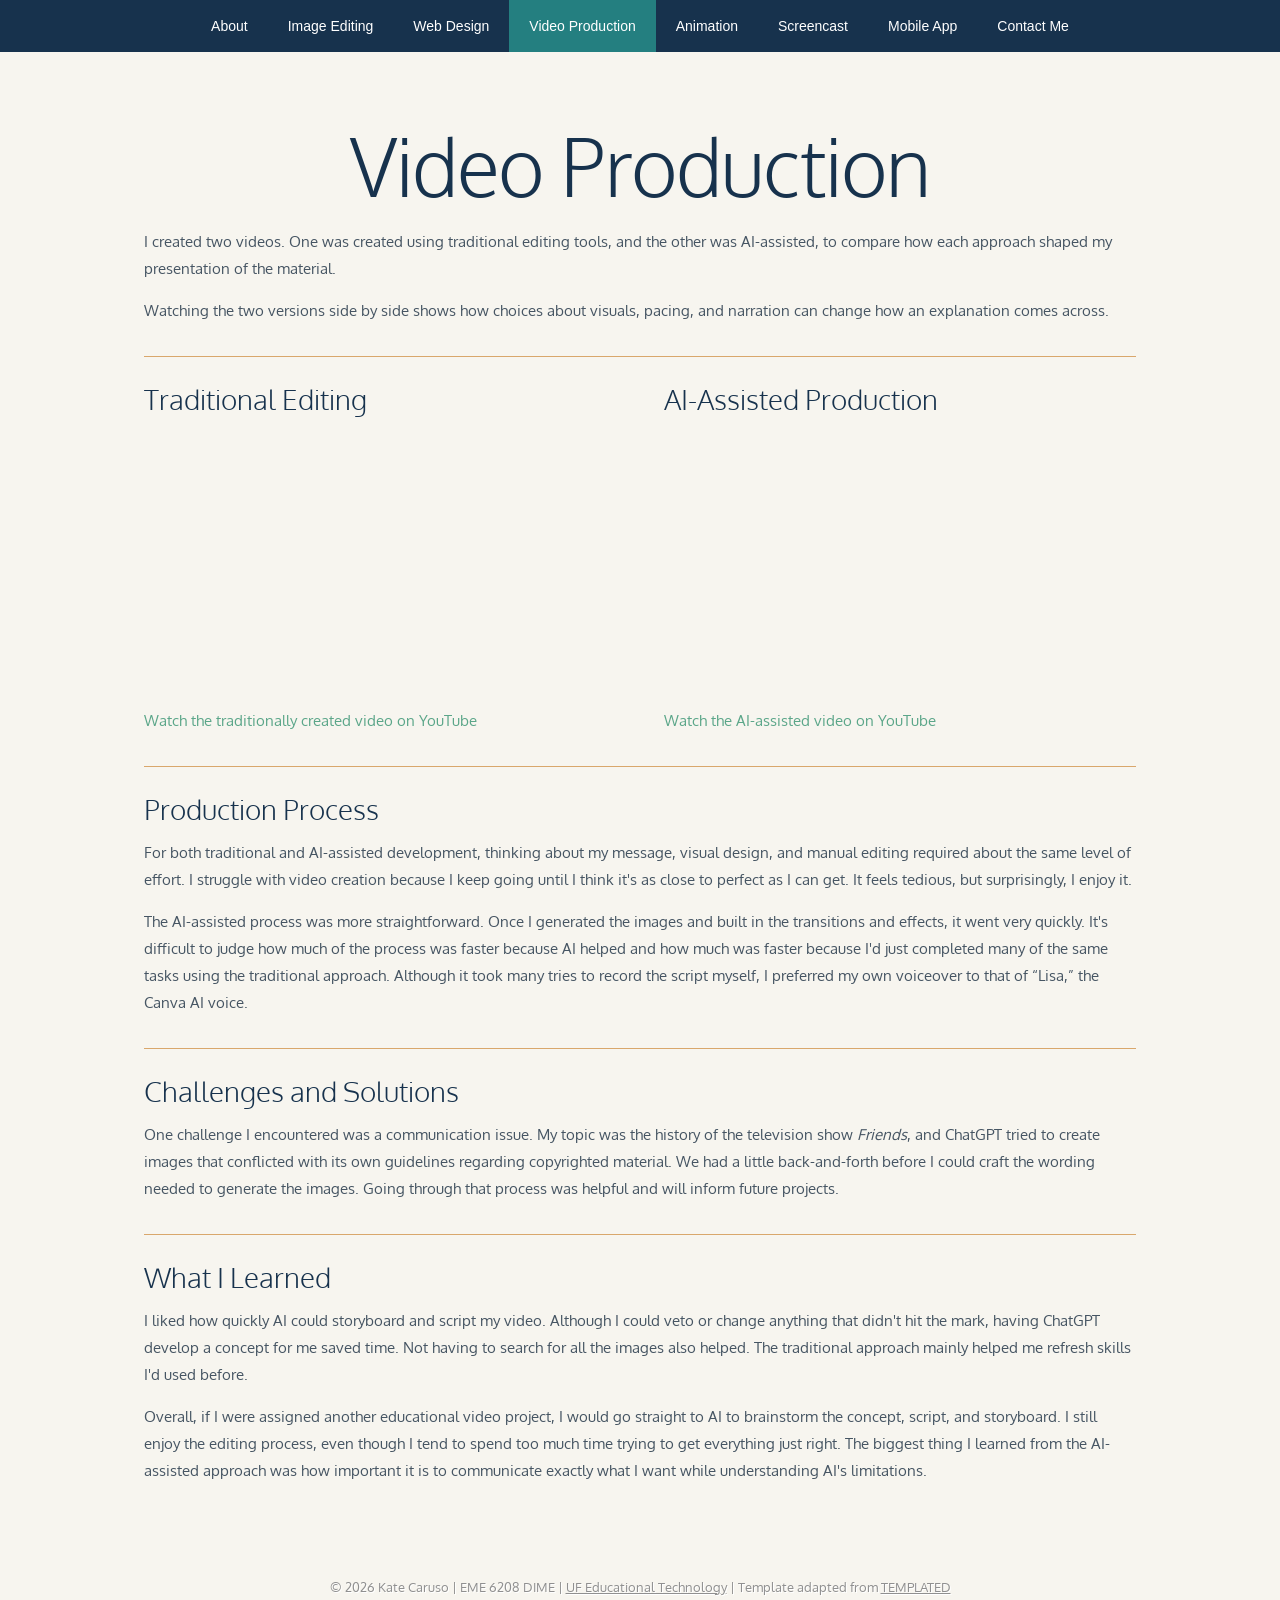
<file: video.html>
<!DOCTYPE html>
<!-- Vestibule template by TEMPLATED (https://templated.co), released under the Creative Commons Attribution License. -->
<html lang="en">
<head>
    <meta charset="utf-8">
    <meta name="viewport" content="width=device-width, initial-scale=1">
    <title>Video Production | Kate Caruso ePortfolio</title>
    <link href="https://fonts.googleapis.com/css?family=Oxygen:400,700,300" rel="stylesheet">
    <link href="style.css" rel="stylesheet" media="screen">

    <style>
        .video-production #wrapper,
        .video-production .container {
            box-sizing: border-box;
            max-width: 100%;
        }

        .video-production #logo {
            padding-block: 2rem 1rem;
        }

        .video-production #page {
            width: min(100%, 66rem);
            padding: 0 clamp(1rem, 4vw, 2rem) 2.5rem;
            font-size: 15px;
        }

        .video-layout {
            display: grid;
            grid-template-columns: repeat(auto-fit, minmax(min(100%, 20rem), 1fr));
            gap: clamp(1.5rem, 4vw, 3rem);
            margin-top: 2rem;
            padding-top: 1.5rem;
            border-top: 1px solid #D9A76C;
        }

        .video-layout section {
            min-width: 0;
        }

        .video-layout h2,
        .video-reflection h2 {
            font-size: 28px;
            margin-bottom: 12px;
        }

        .video-layout iframe {
            display: block;
            width: 100%;
            height: auto;
            aspect-ratio: 16 / 9;
            border: 0;
        }

        .video-link {
            margin: 0.75rem 0 0;
        }

        .video-reflection {
            margin-top: 2rem;
            padding-top: 1.5rem;
            border-top: 1px solid #D9A76C;
        }

        .video-production #menu-wrapper,
        .video-production #menu {
            height: auto;
        }

        .video-production #menu ul {
            display: flex;
            flex-wrap: wrap;
            justify-content: center;
        }

        .video-production #menu a {
            padding: 0 20px;
        }

        .video-production #footer {
            height: auto;
            padding: 30px 15px;
        }
    </style>
</head>

<body class="video-production">

<div id="wrapper">

    <div id="menu-wrapper">
        <nav id="menu" class="container" aria-label="Portfolio">
            <ul>
                <li><a href="index.html">About</a></li>
                <li><a href="image.html">Image Editing</a></li>
                <li><a href="web.html">Web Design</a></li>
                <li class="current_page_item">
                    <a href="video.html" aria-current="page">Video Production</a>
                </li>
                <li><a href="animation.html">Animation</a></li>
                <li><a href="screencast.html">Screencast</a></li>
                <li><a href="mobile-app/">Mobile App</a></li>
                <li><a href="contact.html">Contact Me</a></li>
            </ul>
        </nav>
    </div>

    <div id="logo" class="container">
        <h1>Video Production</h1>
    </div>

    <main id="page" class="container">

        <div class="entry">
            <p>I created two videos. One was created using traditional editing tools, and the other was AI-assisted, to compare how each approach shaped my presentation of the material.</p>

            <p>Watching the two versions side by side shows how choices about visuals, pacing, and narration can change how an explanation comes across.</p>
        </div>

        <div class="video-layout">

            <section aria-labelledby="traditional-heading">

                <h2 id="traditional-heading">Traditional Editing</h2>

                <iframe src="https://youtu.be/zpbrTq1ss1I"
                        title="Educational video using traditional editing"
                        width="720" height="405" loading="lazy"
                        referrerpolicy="strict-origin-when-cross-origin"
                        allowfullscreen></iframe>

                <p class="video-link">
                    <a href="https://youtu.be/zpbrTq1ss1I">Watch the traditionally created video on YouTube</a>
                </p>

            </section>

            <section aria-labelledby="ai-heading">

                <h2 id="ai-heading">AI-Assisted Production</h2>

                <iframe src="https://www.youtube.com/embed/XCssJnGCSkc"
                        title="Educational video using AI-assisted production"
                        width="720" height="405" loading="lazy"
                        referrerpolicy="strict-origin-when-cross-origin"
                        allowfullscreen></iframe>

                <p class="video-link">
                    <a href="https://youtu.be/XCssJnGCSkc">Watch the AI-assisted video on YouTube</a>
                </p>

            </section>

        </div>

        <section class="video-reflection" aria-labelledby="process-heading">

            <h2 id="process-heading">Production Process</h2>

            <p>For both traditional and AI-assisted development, thinking about my message, visual design, and manual editing required about the same level of effort. I struggle with video creation because I keep going until I think it's as close to perfect as I can get. It feels tedious, but surprisingly, I enjoy it.</p>

            <p>The AI-assisted process was more straightforward. Once I generated the images and built in the transitions and effects, it went very quickly. It's difficult to judge how much of the process was faster because AI helped and how much was faster because I'd just completed many of the same tasks using the traditional approach. Although it took many tries to record the script myself, I preferred my own voiceover to that of “Lisa,” the Canva AI voice.</p>

        </section>

        <section class="video-reflection" aria-labelledby="challenges-heading">

            <h2 id="challenges-heading">Challenges and Solutions</h2>

            <p>One challenge I encountered was a communication issue. My topic was the history of the television show <i>Friends</i>, and ChatGPT tried to create images that conflicted with its own guidelines regarding copyrighted material. We had a little back-and-forth before I could craft the wording needed to generate the images. Going through that process was helpful and will inform future projects.</p>

        </section>

        <section class="video-reflection" aria-labelledby="reflection-heading">

            <h2 id="reflection-heading">What I Learned</h2>

            <p>I liked how quickly AI could storyboard and script my video. Although I could veto or change anything that didn't hit the mark, having ChatGPT develop a concept for me saved time. Not having to search for all the images also helped. The traditional approach mainly helped me refresh skills I'd used before.</p>

            <p>Overall, if I were assigned another educational video project, I would go straight to AI to brainstorm the concept, script, and storyboard. I still enjoy the editing process, even though I tend to spend too much time trying to get everything just right. The biggest thing I learned from the AI-assisted approach was how important it is to communicate exactly what I want while understanding AI's limitations.</p>

        </section>

    </main>

</div>

<div id="footer">
    <p>© 2026 Kate Caruso | EME 6208 DIME |
        <a href="https://education.ufl.edu/educational-technology/">UF Educational Technology</a> |
        Template adapted from <a href="https://templated.co">TEMPLATED</a>
    </p>
</div>

</body>
</html>
</file>
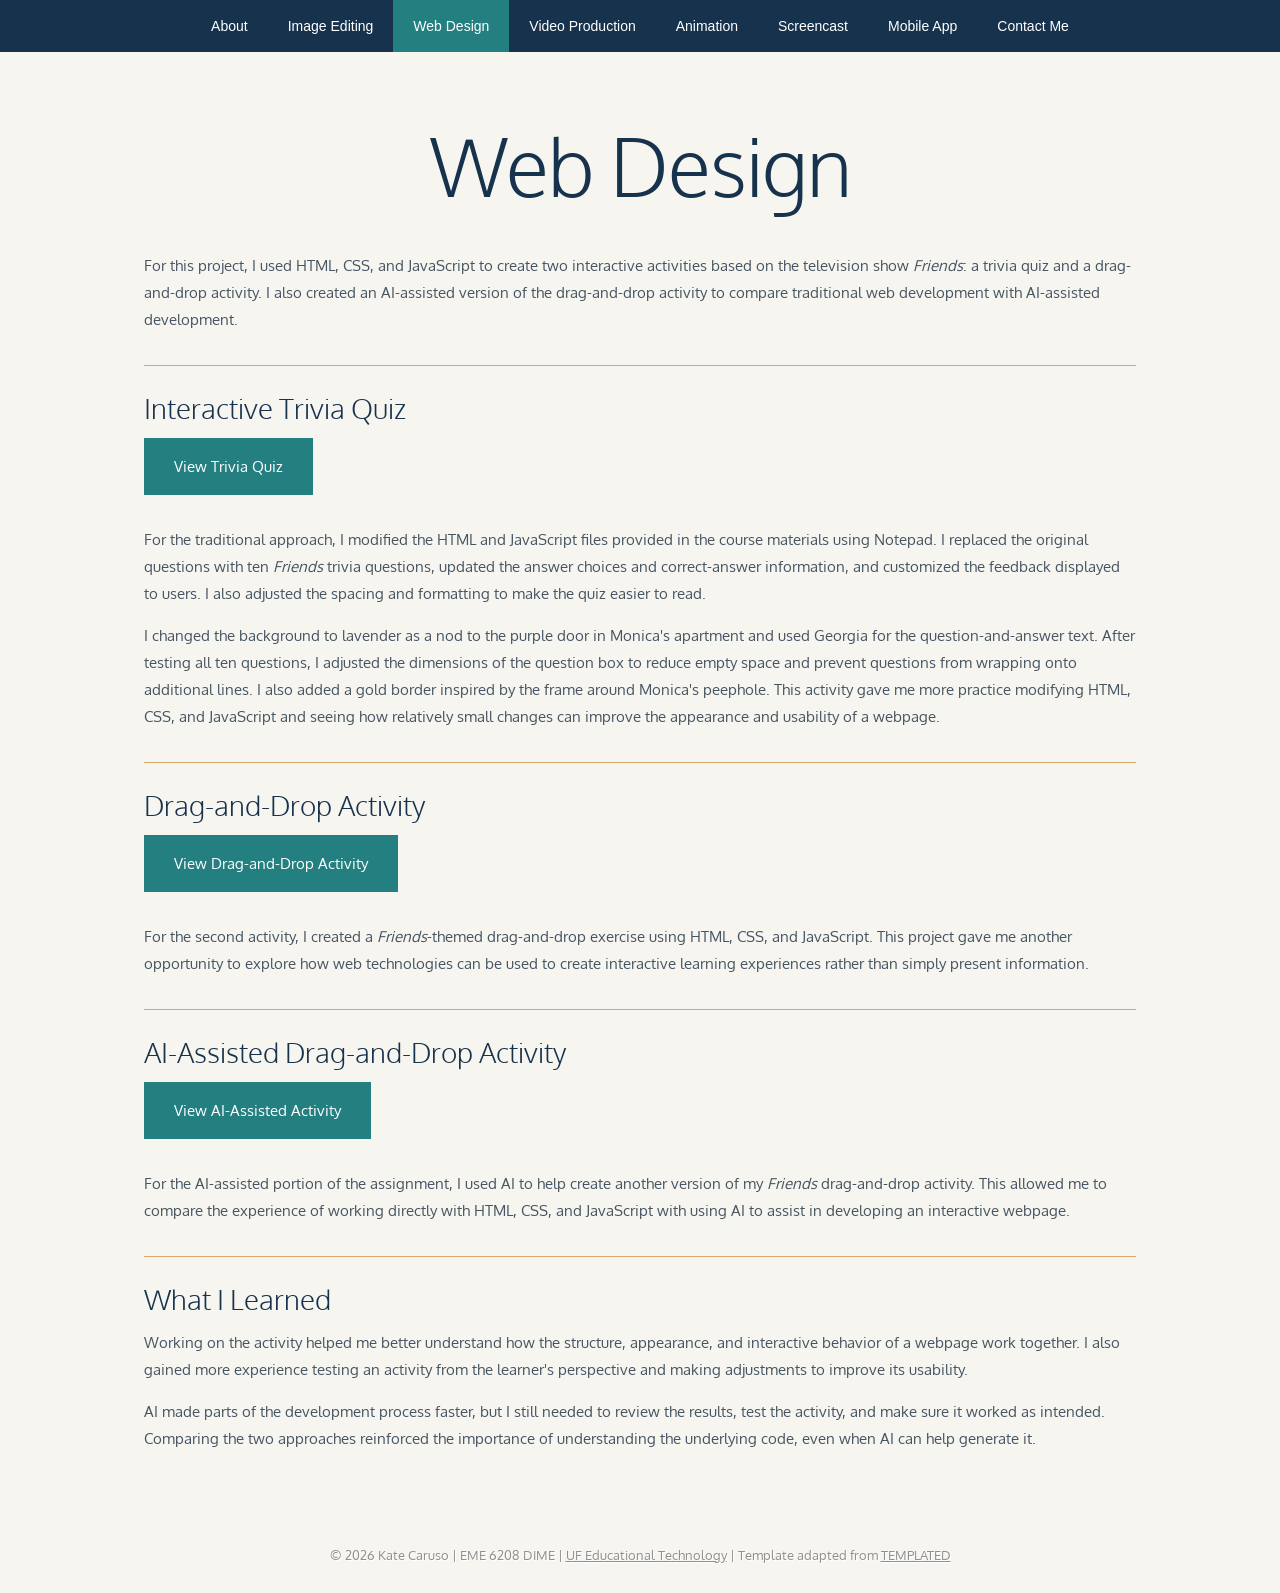
<file: web.html>
<!DOCTYPE html>
<html lang="en">
<head>
    <meta charset="utf-8" />
    <meta name="viewport" content="width=device-width, initial-scale=1" />
    <title>Web Design | Kate Caruso ePortfolio</title>
    <link href="https://fonts.googleapis.com/css?family=Oxygen:400,700,300" rel="stylesheet" />
    <link href="style.css" rel="stylesheet" media="screen" />

    <style>
        .web-design #wrapper,
        .web-design .container {
            box-sizing: border-box;
            max-width: 100%;
        }

        .web-design #logo {
            height: auto;
            padding: 2rem 1rem 1rem;
        }

        .web-design #logo p {
            margin-top: 0;
        }

        .web-design #page {
            width: min(100%, 66rem);
            padding: 0 clamp(1rem, 4vw, 2rem) 2.5rem;
            font-size: 15px;
        }

        .web-activity {
            margin-top: 2rem;
            padding-top: 1.5rem;
            border-top: 1px solid #D9A76C;
        }

        .web-activity h2 {
            font-size: 28px;
            margin-bottom: 12px;
        }

        .web-activity .activity-link {
            margin: 0 0 1rem;
        }

        .web-activity .button {
            margin-top: 0;
        }

        .web-design #menu-wrapper,
        .web-design #menu {
            height: auto;
        }

        .web-design #menu ul {
            display: flex;
            flex-wrap: wrap;
            justify-content: center;
        }

        .web-design #menu a {
            padding: 0 20px;
        }

        .web-design #footer {
            height: auto;
            padding: 30px 15px;
        }
    </style>
</head>

<body class="web-design">

<div id="wrapper">

    <div id="menu-wrapper">
        <nav id="menu" class="container" aria-label="Portfolio">
            <ul>
                <li><a href="index.html">About</a></li>
                <li><a href="image.html">Image Editing</a></li>
                <li class="current_page_item">
                    <a href="web.html" aria-current="page">Web Design</a>
                </li>
                <li><a href="video.html">Video Production</a></li>
                <li><a href="animation.html">Animation</a></li>
                <li><a href="screencast.html">Screencast</a></li>
                <li><a href="mobile-app/">Mobile App</a></li>
                <li><a href="contact.html">Contact Me</a></li>
            </ul>
        </nav>
    </div>

    <div id="logo" class="container">
        <h1>Web Design</h1>
    </div>

    <main id="page" class="container">

        <div class="entry">
            <p>For this project, I used HTML, CSS, and JavaScript to create two interactive activities based on the television show <i>Friends</i>: a trivia quiz and a drag-and-drop activity. I also created an AI-assisted version of the drag-and-drop activity to compare traditional web development with AI-assisted development.</p>
        </div>

        <section class="web-activity" aria-labelledby="quiz-heading">

            <h2 id="quiz-heading">Interactive Trivia Quiz</h2>

            <p class="activity-link">
                <a href="friends-quiz/" class="button">View Trivia Quiz</a>
            </p>

            <p>For the traditional approach, I modified the HTML and JavaScript files provided in the course materials using Notepad. I replaced the original questions with ten <i>Friends</i> trivia questions, updated the answer choices and correct-answer information, and customized the feedback displayed to users. I also adjusted the spacing and formatting to make the quiz easier to read.</p>

            <p>I changed the background to lavender as a nod to the purple door in Monica's apartment and used Georgia for the question-and-answer text. After testing all ten questions, I adjusted the dimensions of the question box to reduce empty space and prevent questions from wrapping onto additional lines. I also added a gold border inspired by the frame around Monica's peephole. This activity gave me more practice modifying HTML, CSS, and JavaScript and seeing how relatively small changes can improve the appearance and usability of a webpage.</p>

        </section>

        <section class="web-activity" aria-labelledby="drag-drop-heading">

            <h2 id="drag-drop-heading">Drag-and-Drop Activity</h2>

            <p class="activity-link">
                <a href="friends-drag-drop/" class="button">View Drag-and-Drop Activity</a>
            </p>

            <p>For the second activity, I created a <i>Friends</i>-themed drag-and-drop exercise using HTML, CSS, and JavaScript. This project gave me another opportunity to explore how web technologies can be used to create interactive learning experiences rather than simply present information.</p>

        </section>

        <section class="web-activity" aria-labelledby="ai-drag-drop-heading">

            <h2 id="ai-drag-drop-heading">AI-Assisted Drag-and-Drop Activity</h2>

            <p class="activity-link">
                <a href="friends-drag-drop-ai/" class="button">View AI-Assisted Activity</a>
            </p>

            <p>For the AI-assisted portion of the assignment, I used AI to help create another version of my <i>Friends</i> drag-and-drop activity. This allowed me to compare the experience of working directly with HTML, CSS, and JavaScript with using AI to assist in developing an interactive webpage.</p>

        </section>

        <section class="web-activity" aria-labelledby="reflection-heading">

            <h2 id="reflection-heading">What I Learned</h2>

            <p>Working on the activity helped me better understand how the structure, appearance, and interactive behavior of a webpage work together. I also gained more experience testing an activity from the learner's perspective and making adjustments to improve its usability.</p>

            <p>AI made parts of the development process faster, but I still needed to review the results, test the activity, and make sure it worked as intended. Comparing the two approaches reinforced the importance of understanding the underlying code, even when AI can help generate it.</p>

        </section>

    </main>

</div>

<div id="footer">
    <p>© 2026 Kate Caruso | EME 6208 DIME |
        <a href="https://education.ufl.edu/educational-technology/">UF Educational Technology</a> |
        Template adapted from <a href="https://templated.co">TEMPLATED</a>
    </p>
</div>

</body>
</html>
</file>
<file: style.css>
/*
Design by TEMPLATED
http://templated.co
Released for free under the Creative Commons Attribution License
*/

body {
	margin: 0;
	padding: 0;
	background: #F7F5EF;
	font-family: 'Oxygen', sans-serif;
	font-size: 13px;
	color: #465563;
}

h1, h2, h3 {
	margin: 0;
	padding: 0;
	text-transform: none;
	font-weight: 300;
	color: #17324D;
}

h1 {
	font-size: 2em;
}

h2 {
	font-size: 2.8em;
}

h3 {
	font-size: 1.6em;
}

p, ul, ol {
	margin-top: 0;
	line-height: 180%;
}

ul, ol {
}

a {
	text-decoration: none;
	color: #5BA689;
}

a:hover {
}

#wrapper {
	overflow: hidden;
	background: #F7F5EF;
}

.container {
	width: 1200px;
	margin: 0px auto;
}

/* Header */

#header-wrapper {
	overflow: hidden;
	height: 500px;
}

#header {
	width: 960px;
	height: 200px;
	margin: 0 auto;
	padding: 0px 20px;
}

/* Logo */

#logo {
	overflow: hidden;
	height: 150px;
}

#logo h1, #logo p {
	text-align: center;
}

#logo h1 {
	padding: 5px 0px 20px 0px;
	letter-spacing: -1px;
	text-transform: none;
	font-size: 80px;
}

#logo p {
	margin-top: -20px;
	padding: 0px 0px 0px 5px;
	font-size: 20px;
	font-weight: 300;
	color: #696969;
}

#logo p a {
	color: #696969;
}

#logo a {
	border: none;
	background: none;
	text-decoration: none;
	color: #17324D;
}


/* Menu */

#menu-wrapper {
	overflow: hidden;
	height: 52px;
	margin-bottom: 2em;
	background: #17324D;
}

#menu {
	overflow: hidden;
	height: 52px;
}

#menu ul {
	margin: 0;
	padding: 0px 0px 0px 0px;
	list-style: none;
	line-height: normal;
	text-align: center;
}

#menu li {
	display: inline-block;
}

#menu a {
	display: block;
	padding: 0px 30px;
	line-height: 52px;
	border: none;
	text-decoration: none;
	text-align: center;
	font-family: 'Oswald', sans-serif;
	font-size: 14px;
	font-weight: 300;
	color: #FFFFFF;
}

#menu a:hover, #menu .current_page_item a {
	background: #247F80;
	text-decoration: none;
	color: #FFFFFF;
}

#menu .current_page_item a {
}

/* Page */

#page {
	overflow: hidden;
	padding: 20px 20px 40px 20px;
}

/* Content */

#content {
	float: left;
	width: 752px;
	padding: 0px 0px 0px 0px;
}


/* Footer */

#footer {
	height: 100px;
	margin: 0 auto;
	padding: 50px 0px 0px 0px;
}

#footer p {
	margin: 0;
	padding-top: 10px;
	line-height: normal;
	text-align: center;
	text-shadow: 1px 1px 0px #FFFFFF;
	color: #909090;
}

#footer a {
	text-decoration: underline;
	color: #909090;
}

#footer a:hover {
	text-decoration: none;
	color: #383838;
}

.box1 {
	overflow: hidden;
	height: 300px;
	background: url(images/img04.jpg) no-repeat center bottom;
}


/* Three Column Content */

#three-column {
	overflow: hidden;
	padding: 10px 0px 50px 0px;
}

#three-column .tbox1 {
	float: left;
	width: 384px;
	margin-right: 20px;
}

#three-column .tbox2 {
	float: left;
	width: 384px;
}

#three-column .tbox3 {
	float: right;
	width: 384px;
}

.box-style {
	background: #FFFFFF;
	text-align: center;
	height: 260px;
	border-top: 3px solid #D9A76C;
}

.box-style h2 {
	padding: 10px 0px;
	letter-spacing: 0px;
	font-size: 22px;
	color: #17324D;
}

.box-style .content {
	overflow: hidden;
	width: 324px;
	padding: 30px;
}

.button
{
	display: inline-block;
	margin: 1em 0em;
	background: #247F80;
	padding: 1em 2em;
	color: #FFFFFF;
}
</file>
<file: ai-portfolio/style.css>
/* Kate Caruso - AI-Enhanced ePortfolio */

:root {
    --navy: #17324D;
    --teal: #247F80;
    --ivory: #F7F5EF;
    --gold: #D9A76C;
    --text: #465563;
}

* {
    box-sizing: border-box;
}

html {
    scroll-behavior: smooth;
}

body {
    margin: 0;
    background: var(--ivory);
    color: var(--text);
    font-family: 'Segoe UI', Arial, sans-serif;
    line-height: 1.7;
}

/* Navigation */

.site-header {
    background: var(--navy);
}

.navigation {
    max-width: 1200px;
    margin: 0 auto;
    padding: 18px 30px;
    display: flex;
    justify-content: space-between;
    align-items: center;
}

.site-name {
    color: white;
    font-size: 22px;
    font-weight: 600;
    text-decoration: none;
}

.nav-links {
    display: flex;
    gap: 32px;
}

.nav-links a {
    color: white;
    text-decoration: none;
}

.nav-links a:hover {
    color: var(--gold);
}

/* Introduction */

.hero {
    max-width: 1200px;
    margin: 0 auto;
    padding: 85px 30px;
    display: grid;
    grid-template-columns: 1.2fr 0.8fr;
    gap: 70px;
    align-items: center;
}

.eyebrow {
    color: var(--teal);
    font-size: 13px;
    font-weight: 700;
    letter-spacing: 3px;
}

.hero h1 {
    color: var(--navy);
    font-size: 64px;
    line-height: 1.1;
    margin: 15px 0;
}

.hero h2 {
    color: var(--teal);
    font-size: 25px;
    font-weight: 500;
    line-height: 1.4;
    margin-bottom: 28px;
}

.hero-text p {
    max-width: 600px;
}

.primary-button {
    display: inline-block;
    margin-top: 22px;
    padding: 13px 26px;
    background: var(--teal);
    color: white;
    text-decoration: none;
    border-radius: 6px;
    font-weight: 600;
}

.primary-button:hover {
    background: var(--navy);
}

/* Headshot */

.hero-photo img {
    display: block;
    width: 100%;
    max-width: 410px;
    margin: 0 auto;
    border-radius: 18px;
    border-bottom: 6px solid var(--gold);
    box-shadow: 0 18px 45px rgba(23, 50, 77, 0.15);
}

/* Temporary styling for lower sections */

.projects,
.contact {
    max-width: 1200px;
    margin: 0 auto;
    padding: 55px 30px;
}

.projects h2,
.contact h2 {
    color: var(--navy);
}

.site-footer {
    padding: 28px;
    text-align: center;
    background: var(--navy);
    color: white;
    font-size: 13px;
}

/* Smaller screens */

@media (max-width: 768px) {
    .navigation {
        flex-direction: column;
        gap: 15px;
    }

    .nav-links {
        gap: 18px;
        flex-wrap: wrap;
        justify-content: center;
    }

    .hero {
        grid-template-columns: 1fr;
        padding: 45px 24px;
        gap: 35px;
    }

    .hero h1 {
        font-size: 46px;
    }

    .hero-photo img {
        max-width: 330px;
    }
}

/* Featured Project Cards */

.section-heading {
    text-align: center;
    margin-bottom: 45px;
}

.section-heading h2 {
    font-size: 38px;
    margin: 10px 0;
}

.project-grid {
    display: grid;
    grid-template-columns: repeat(3, 1fr);
    gap: 25px;
}

.project-card {
    background: #FFFFFF;
    padding: 32px;
    border-radius: 12px;
    border-top: 4px solid var(--gold);
    box-shadow: 0 8px 25px rgba(23, 50, 77, 0.07);
    transition: transform 0.3s ease, box-shadow 0.3s ease;
}

.project-card:hover {
    transform: translateY(-6px);
    box-shadow: 0 15px 35px rgba(23, 50, 77, 0.13);
}

.project-number {
    color: var(--teal);
    font-size: 11px;
    font-weight: 700;
    letter-spacing: 1.5px;
}

.project-card h3 {
    color: var(--navy);
    font-size: 23px;
    margin: 18px 0 12px;
}

.project-card p {
    font-size: 14px;
    line-height: 1.8;
}

.project-status {
    display: inline-block;
    margin-top: 15px;
    padding: 6px 14px;
    border-radius: 20px;
    background: #E4F2EF;
    color: var(--teal);
    font-size: 12px;
    font-weight: 600;
}

.project-status.upcoming {
    background: #F4EEE5;
    color: #8A6740;
}

/* Responsive Project Grid */

@media (max-width: 900px) {
    .project-grid {
        grid-template-columns: repeat(2, 1fr);
    }
}

@media (max-width: 600px) {
    .project-grid {
        grid-template-columns: 1fr;
    }
}

/* Project Links */

.project-links {
    display: flex;
    flex-wrap: wrap;
    gap: 10px;
    margin-top: 18px;
}

.project-link {
    display: inline-block;
    padding: 9px 14px;
    background: var(--teal);
    color: #FFFFFF;
    text-decoration: none;
    border-radius: 5px;
    font-size: 12px;
    font-weight: 600;
    transition: background 0.2s ease;
}

.project-link:hover {
    background: var(--navy);
}
</file>
<file: friends-drag-drop/style.css>
body{
		font-family: Trebuchet MS, Lucida Sans Unicode, Arial, sans-serif;	/* Font to use */
		background-color:#F3EDFA;
	}
	#footer{
		height:30px;
		vertical-align:middle;
		text-align:right;
		clear:both;
		padding-right:3px;
		background-color:#6B4E9B;
		margin-top:2px;
		width:790px;
	}
	#footer form{
		margin:0px;
		margin-top:2px;
	}
	#dhtmlgoodies_dragDropContainer{	/* Main container for this script */
		width:900px;
		height:550px;
		border:1px solid #6B4E9B;
		background-color:#FFF;
		-moz-user-select:none;
	}
	#dhtmlgoodies_dragDropContainer ul{	/* General rules for all <ul> */
		margin-top:0px;
		margin-left:0px;
		margin-bottom:0px;
		padding:2px;
	}
	
	#dhtmlgoodies_dragDropContainer li,#dragContent li,li#indicateDestination{	/* Movable items, i.e. <LI> */
		list-style-type:none;
		height:15px;
		background-color:#FFF2B3;
		border:1px solid #000;
		padding:2px;
		margin-bottom:2px;
		cursor:pointer;
		font-size:13px;
		line-height:15px;
		white-space: normal;
	}

	li#indicateDestination{	/* Box indicating where content will be dropped - i.e. the one you use if you don't use arrow */
		border:1px dotted #600;	
		background-color:#FFF;
	}
		
	#dhtmlgoodies_dragDropContainer ul li.correctAnswer{	/* Correctly moved item */
		background-color:#3F7856;
		color:#FFF;
	}
	#dhtmlgoodies_dragDropContainer ul li.wrongAnswer{	/* Item moved to wrong box */
		background-color:#A94757;
		color:#FFF;
	}
	
	
	/* LEFT COLUMN CSS */
	div#dhtmlgoodies_listOfItems{	/* Left column "Available students" */
		
		float:left;
		margin-left:10px;
		padding-left:10px;
		padding-right:10px;
		
		/* CSS HACK */
		width: 180px;	/* IE 5.x */
		width/* */:/**/160px;	/* Other browsers */
		width: /**/220px;
				
	}
	#dhtmlgoodies_listOfItems ul{	/* Left(Sources) column <ul> */
		height:500px;	

	}
		
	div#dhtmlgoodies_listOfItems div{
		border:1px solid #999;		
	}
	div#dhtmlgoodies_listOfItems div ul{	/* Left column <ul> */
		margin-left:10px;	/* Space at the left of list - the arrow will be positioned there */
		margin-right:10px;
	}
	#dhtmlgoodies_listOfItems div p{	/* Heading above left column */
		margin:0px;	
		font-weight:bold;
		padding-left:12px;
		background-color:#6B4E9B;	
		color:#FFF;
		margin-bottom:5px;
	}
	/* END LEFT COLUMN CSS */
	
	#dhtmlgoodies_dragDropContainer .mouseover{	/* Mouse over effect DIV box in right column */
		background-color:#EDE3F5;
		border:1px solid #6B4E9B;
	}
	
	/* Start main container CSS */
	
	div#dhtmlgoodies_mainContainer{	/* Right column DIV */
		width:650px;
		float:left;	
	}
	#dhtmlgoodies_mainContainer div{	/* Parent <div> of small boxes */
		float:left;
		margin-right:10px;
		margin-bottom:10px;
		margin-top:0px;
		border:1px solid #999;

		/* CSS HACK */
		width: 172px;	/* IE 5.x */
		width/* */:/**/170px;	/* Other browsers */
		width: /**/200px;
				
	}
	#dhtmlgoodies_mainContainer div ul{
		margin-left:10px;
	}
	
	#dhtmlgoodies_mainContainer div p{	/* Heading above small boxes */
		margin:0px;
		padding:0px;
		padding-left:12px;
		font-weight:bold;
		background-color:#6B4E9B;	
		color:#FFF;	
		margin-bottom:5px;
	}
	
	#dhtmlgoodies_mainContainer ul{	/* Small box in right column ,i.e <ul> */
		width:180px;
		height:80px;	
		border:0px;	
		margin-bottom:0px;
		overflow:hidden;
		
	}
	
	#dragContent{	/* Drag container */
		position:absolute;
		width:150px;
		height:15px;
		display:none;
		margin:0px;
		padding:0px;
		z-index:2000;
	}

	#dragDropIndicator{	/* DIV for the small arrow */
		position:absolute;
		width:7px;
		height:10px;
		display:none;
		z-index:1000;
		margin:0px;
		padding:0px;
	}
	.style1 {color: #882E42;}
</file>
